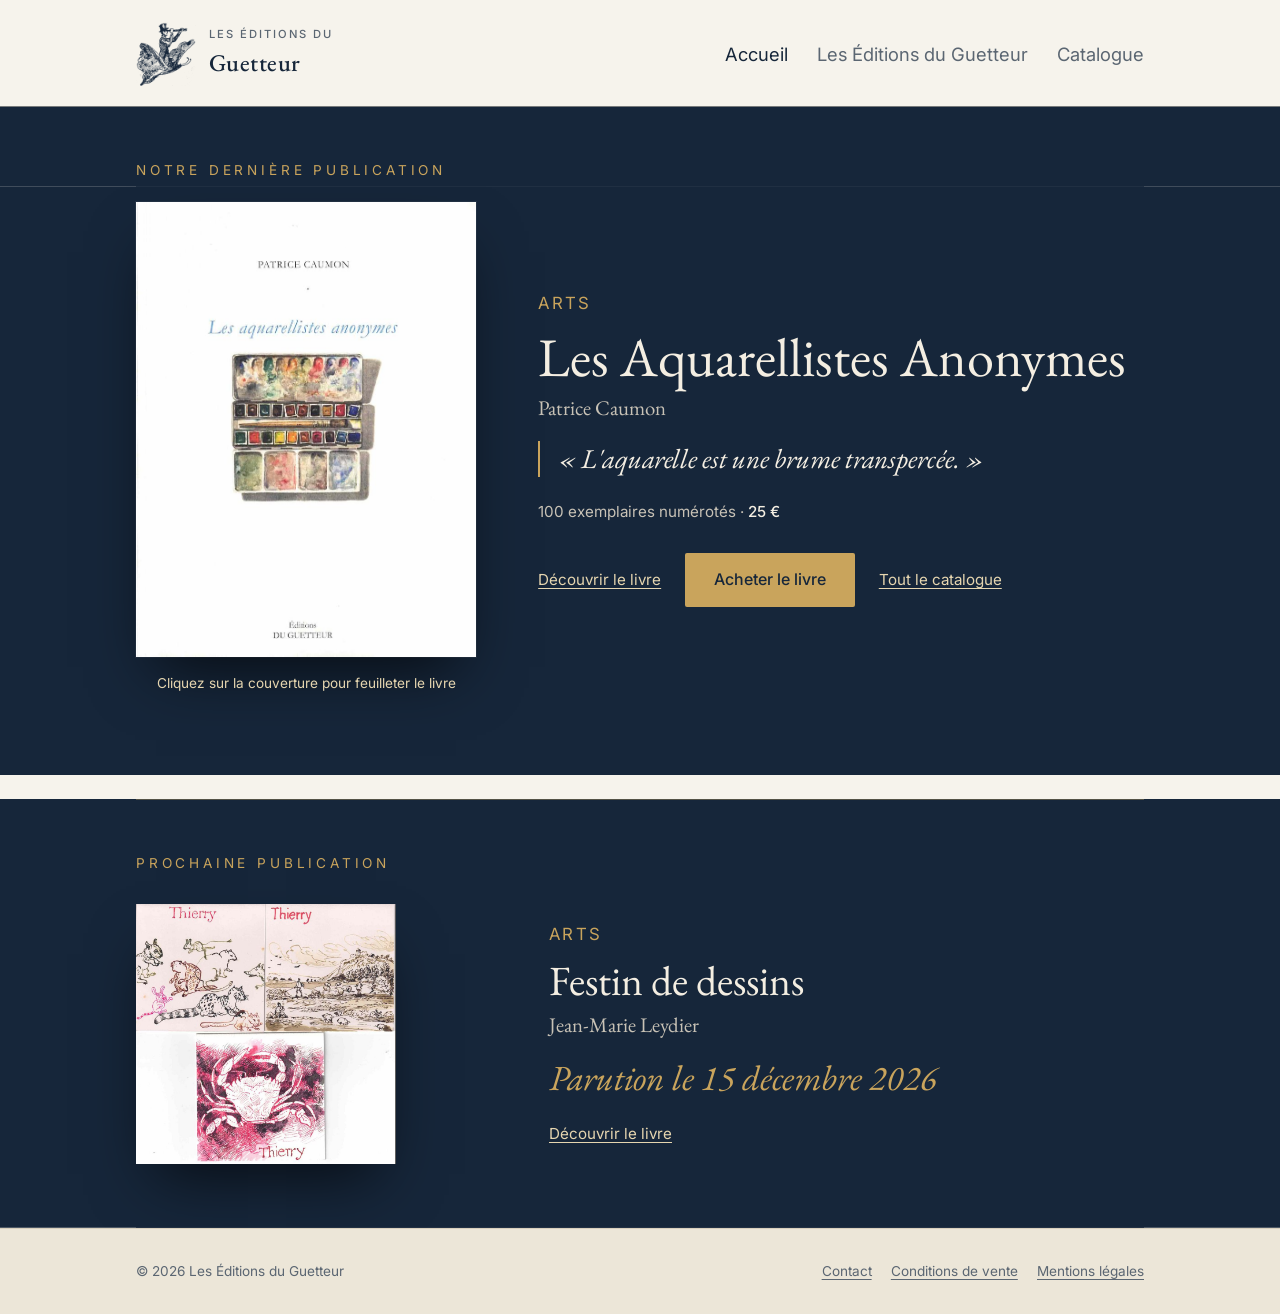
<file: index.html>
<!doctype html>
<html lang="fr">
<head>
  <meta charset="utf-8">
  <meta name="viewport" content="width=device-width, initial-scale=1">
  <meta name="robots" content="noindex"><!-- maquette : à retirer au lancement -->
  <title>Les Éditions du Guetteur</title>
  <meta name="description" content="Les Éditions du Guetteur publient quelques livres par an, en petite série.">
  <link rel="preconnect" href="https://fonts.googleapis.com">
  <link rel="preconnect" href="https://fonts.gstatic.com" crossorigin>
  <link href="https://fonts.googleapis.com/css2?family=EB+Garamond:ital,wght@0,400;0,500;1,400&family=Inter:wght@400;500&display=swap" rel="stylesheet">
  <link rel="stylesheet" href="style.css?v=2026-11-24">
</head>
<body>
  <header class="entete">
    <div class="conteneur">
      <a class="marque" href="index.html"><img src="img/logo-guetteur.png" alt="" width="150" height="160"><span><small>Les Éditions du</small>Guetteur</span></a>
      <nav class="nav">
        <a href="index.html" aria-current="page">Accueil</a>
        <a href="a-propos.html">Les Éditions du Guetteur</a>
        <a href="catalogue.html">Catalogue</a>
      </nav>
    </div>
  </header>

  <main class="conteneur">
    <section class="intro intro-courte">
      <h1>Notre dernière publication</h1>
    </section>

    <!-- Dernière parution : à remplacer par le nouveau livre à chaque publication
         (le livre figure aussi dans catalogue.html, dans sa rubrique) -->
    <section class="a-la-une" aria-labelledby="titre-une">
      <!-- La couverture mène au livre à feuilleter, sous « Extraits » sur la page du livre (demande de Thierry du 23 nov. 2026) -->
      <a class="a-la-une-couverture" href="livres/les-aquarellistes-anonymes.html#titre-extraits">
        <img class="couverture-img" src="img/aquarellistes-couverture.jpg" alt="Couverture des Aquarellistes Anonymes : feuilleter le livre" width="747" height="1000">
        <span class="couverture-invite">Cliquez sur la couverture pour feuilleter le livre</span>
      </a>
      <div>
        <p class="surtitre">Arts</p>
        <h2 id="titre-une"><a href="livres/les-aquarellistes-anonymes.html">Les Aquarellistes Anonymes</a></h2>
        <p class="auteur">Patrice Caumon</p>
        <blockquote class="citation-une"><p>«&nbsp;L'aquarelle est une brume transpercée.&nbsp;»</p></blockquote>
        <p class="rarete">100 exemplaires numérotés · <strong>25&nbsp;€</strong></p>
        <p class="liens">
          <a href="livres/les-aquarellistes-anonymes.html">Découvrir le livre</a>
          <!-- STRIPE : quand le lien de paiement existera, ce bouton pourra pointer directement dessus -->
          <a class="bouton" href="livres/les-aquarellistes-anonymes.html#achat">Acheter le livre</a>
          <a href="catalogue.html">Tout le catalogue</a>
        </p>
      </div>
    </section>


    <!-- Prochaine publication : à la date de sortie, ce livre devient la « dernière publication »
         ci-dessus et rejoint catalogue.html, dans sa rubrique -->
    <section class="a-venir" aria-labelledby="titre-a-venir" data-sortie="2026-12-15">
      <h2 class="titre-section" id="titre-a-venir">Prochaine publication</h2>
      <div class="a-la-une">
        <a class="a-la-une-couverture" href="livres/festin-de-dessins.html" tabindex="-1" aria-hidden="true">
          <img class="couverture-img" src="img/festin-de-dessins-couverture.jpg" alt="" width="900" height="900" loading="lazy">
        </a>
        <div>
          <p class="surtitre">Arts</p>
          <h3><a href="livres/festin-de-dessins.html">Festin de dessins</a></h3>
          <p class="auteur">Jean-Marie Leydier</p>
          <p class="sortie">Parution le <time datetime="2026-12-15">15 décembre 2026</time></p>
          <p class="liens"><a href="livres/festin-de-dessins.html">Découvrir le livre</a></p>
        </div>
      </div>
    </section>
  </main>

  <footer class="pied">
    <div class="conteneur">
      <span>© 2026 Les Éditions du Guetteur</span>
      <nav>
        <a href="a-propos.html">Contact</a>
        <a href="cgv.html">Conditions de vente</a>
        <a href="mentions-legales.html">Mentions légales</a>
      </nav>
    </div>
  </footer>
</body>
</html>
</file>
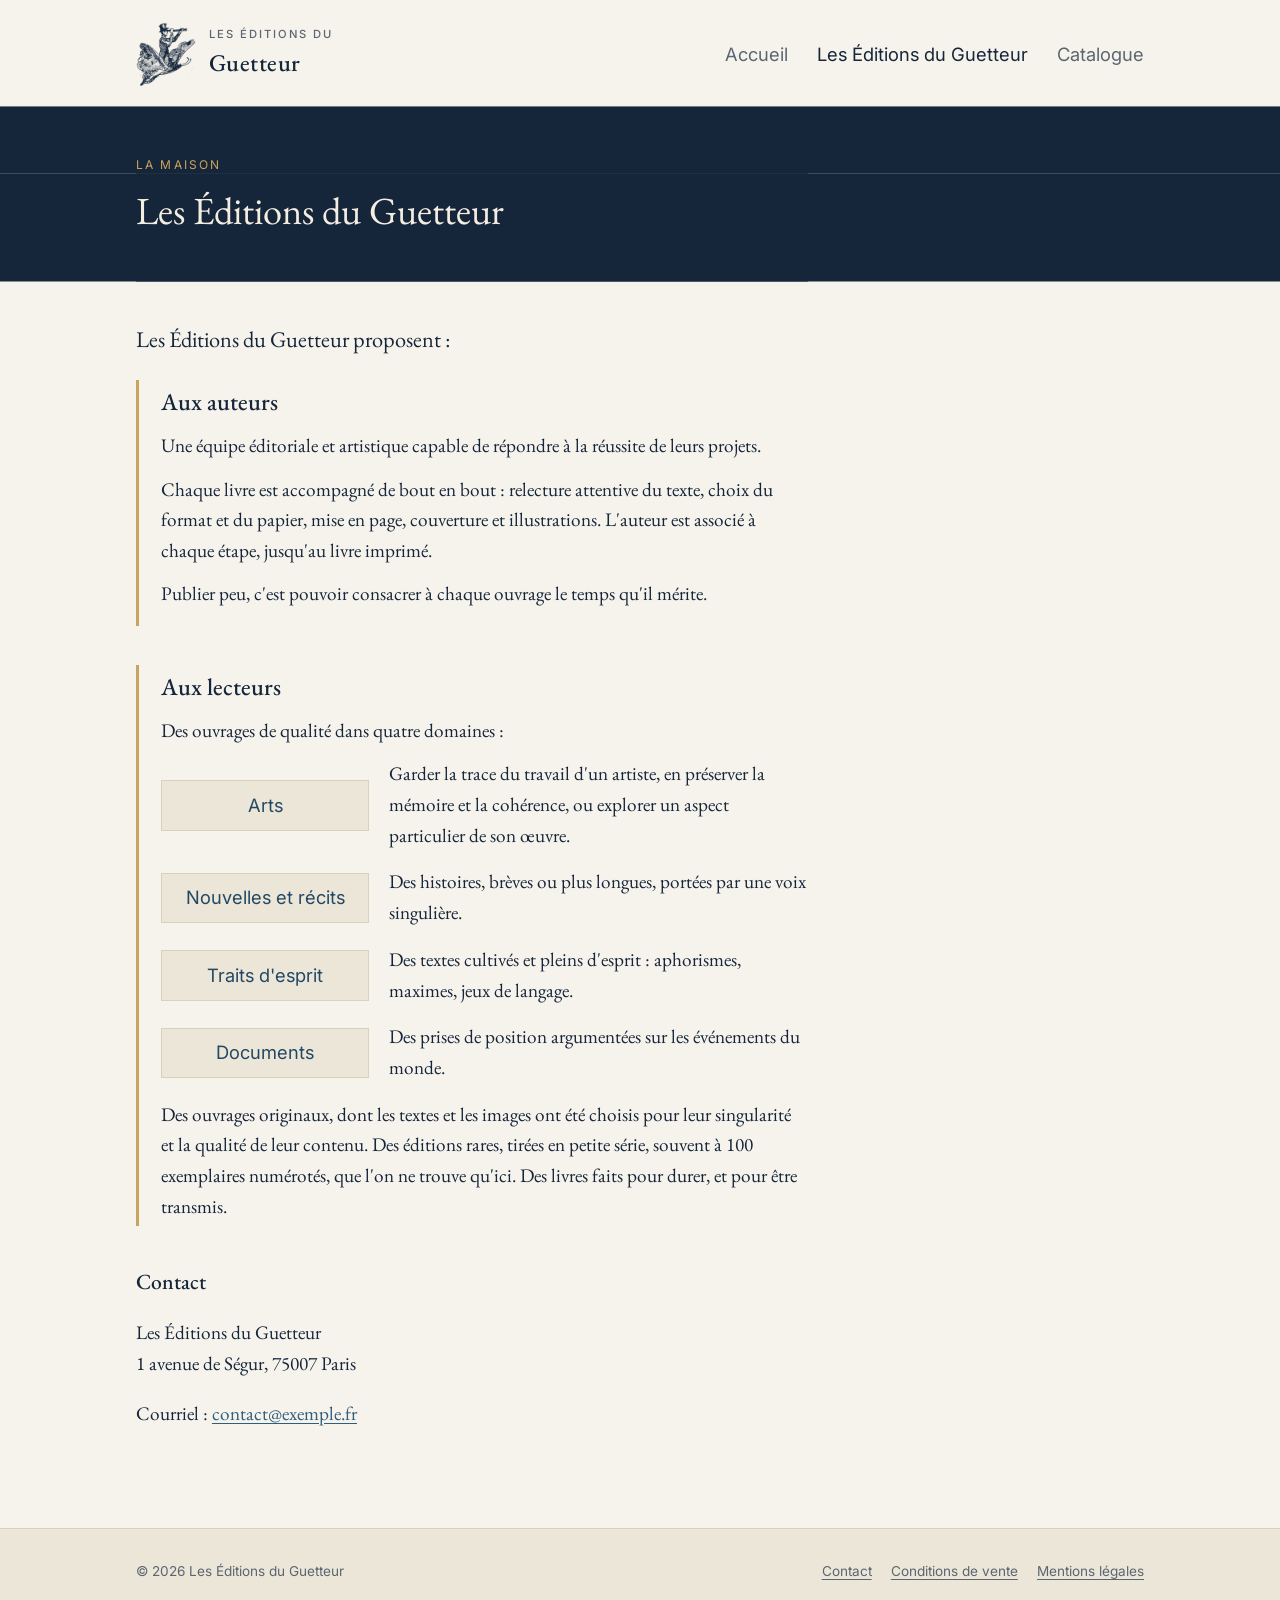
<file: a-propos.html>
<!doctype html>
<html lang="fr">
<head>
  <meta charset="utf-8">
  <meta name="viewport" content="width=device-width, initial-scale=1">
  <meta name="robots" content="noindex"><!-- maquette : à retirer au lancement -->
  <title>La maison · Éditions du Guetteur</title>
  <link rel="preconnect" href="https://fonts.googleapis.com">
  <link rel="preconnect" href="https://fonts.gstatic.com" crossorigin>
  <link href="https://fonts.googleapis.com/css2?family=EB+Garamond:ital,wght@0,400;0,500;1,400&family=Inter:wght@400;500&display=swap" rel="stylesheet">
  <link rel="stylesheet" href="style.css?v=2026-11-24">
</head>
<body>
  <header class="entete">
    <div class="conteneur">
      <a class="marque" href="index.html"><img src="img/logo-guetteur.png" alt="" width="150" height="160"><span><small>Les Éditions du</small>Guetteur</span></a>
      <nav class="nav">
        <a href="index.html">Accueil</a>
        <a href="a-propos.html" aria-current="page">Les Éditions du Guetteur</a>
        <a href="catalogue.html">Catalogue</a>
      </nav>
    </div>
  </header>

  <main class="conteneur">
    <article class="texte">
      <p class="surtitre">La maison</p>
      <h1>Les Éditions du Guetteur</h1>
      <!-- Texte de Thierry (Bureau, « Les Editions du Guetteur proposent.docx », 4 nov. 2026) -->
      <p class="chapeau">Les Éditions du Guetteur proposent&nbsp;:</p>
      <!-- Volets développés : proposition n° 2 choisie par Thierry le 17 nov. 2026, auteurs en premier -->
      <section class="volet" aria-labelledby="titre-auteurs">
        <h2 id="titre-auteurs">Aux auteurs</h2>
        <p>Une équipe éditoriale et artistique capable de répondre à la réussite de leurs projets.</p>
        <p>Chaque livre est accompagné de bout en bout&nbsp;: relecture attentive du texte, choix du format et du papier, mise en page, couverture et illustrations. L'auteur est associé à chaque étape, jusqu'au livre imprimé.</p>
        <p>Publier peu, c'est pouvoir consacrer à chaque ouvrage le temps qu'il mérite.</p>
      </section>

      <section class="volet" aria-labelledby="titre-lecteurs">
        <h2 id="titre-lecteurs">Aux lecteurs</h2>
        <p>Des ouvrages de qualité dans quatre domaines&nbsp;:</p>
        <!-- Projet éditorial par domaine : idées de Thierry du 17 nov. 2026 (Nouvelles et récits : phrase de Claude validée par Thierry) -->
        <ul class="domaines projet">
          <li><a href="catalogue.html#arts">Arts</a>
            <p>Garder la trace du travail d'un artiste, en préserver la mémoire et la cohérence, ou explorer un aspect particulier de son œuvre.</p></li>
          <li><a href="catalogue.html#nouvelles-recits">Nouvelles et récits</a>
            <p>Des histoires, brèves ou plus longues, portées par une voix singulière.</p></li>
          <li><a href="catalogue.html#traits-d-esprit">Traits d'esprit</a>
            <p>Des textes cultivés et pleins d'esprit&nbsp;: aphorismes, maximes, jeux de langage.</p></li>
          <li><a href="catalogue.html#documents">Documents</a>
            <p>Des prises de position argumentées sur les événements du monde.</p></li>
        </ul>
        <p class="apres-domaines">Des ouvrages originaux, dont les textes et les images ont été choisis pour leur singularité et la qualité de leur contenu. Des éditions rares, tirées en petite série, souvent à 100 exemplaires numérotés, que l'on ne trouve qu'ici. Des livres faits pour durer, et pour être transmis.</p>
      </section>

      <h2 id="contact">Contact</h2>
      <p>Les Éditions du Guetteur<br>1 avenue de Ségur, 75007 Paris</p>
      <!-- À FOURNIR : adresse e-mail de contact -->
      <p>Courriel : <a href="mailto:contact@exemple.fr">contact@exemple.fr</a></p>
    </article>
  </main>

  <footer class="pied">
    <div class="conteneur">
      <span>© 2026 Les Éditions du Guetteur</span>
      <nav>
        <a href="a-propos.html">Contact</a>
        <a href="cgv.html">Conditions de vente</a>
        <a href="mentions-legales.html">Mentions légales</a>
      </nav>
    </div>
  </footer>
</body>
</html>
</file>
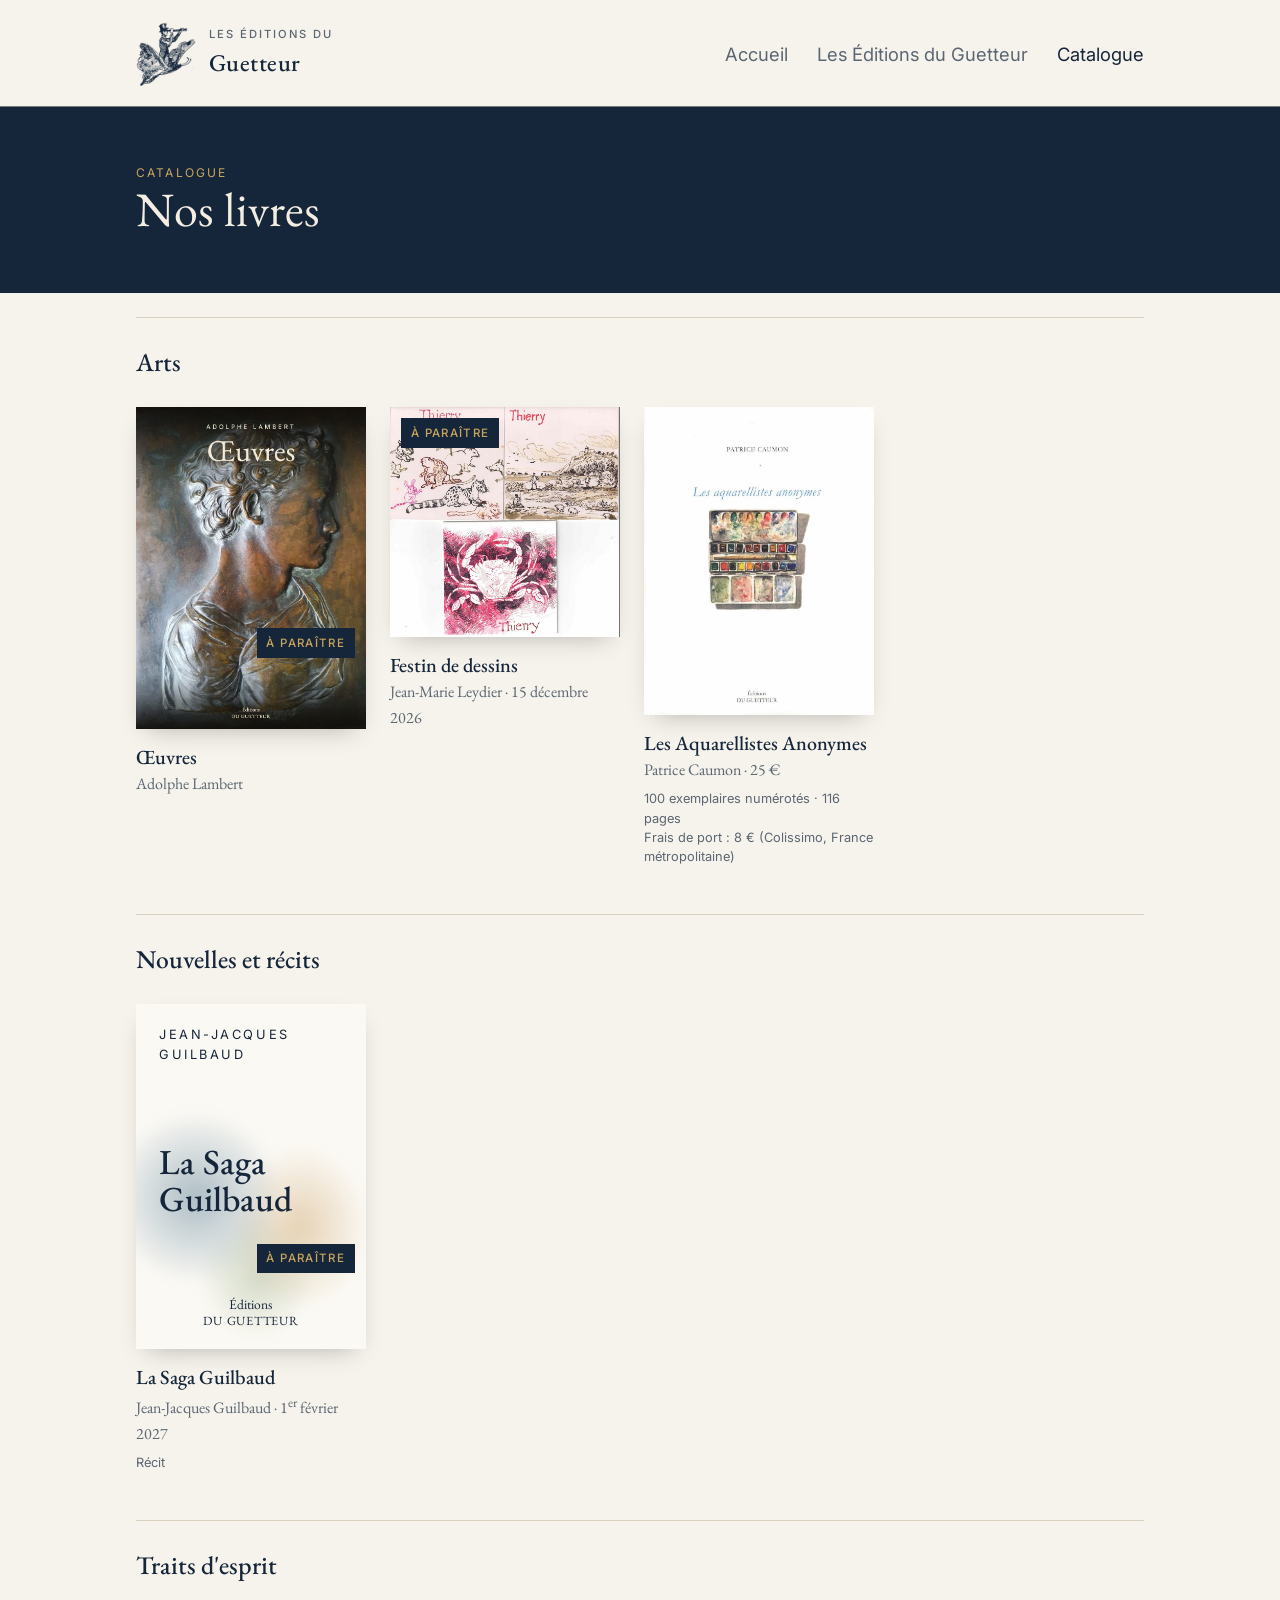
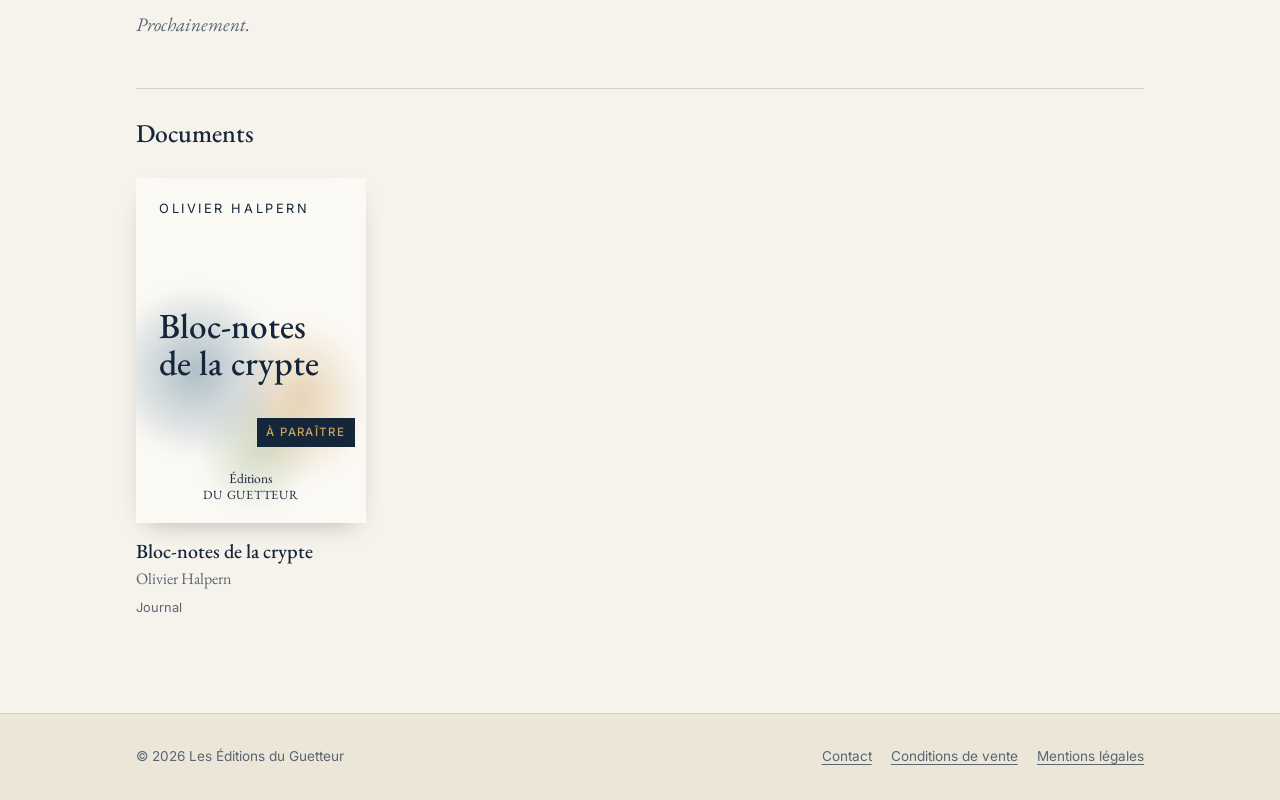
<file: catalogue.html>
<!doctype html>
<html lang="fr">
<head>
  <meta charset="utf-8">
  <meta name="viewport" content="width=device-width, initial-scale=1">
  <meta name="robots" content="noindex"><!-- maquette : à retirer au lancement -->
  <title>Catalogue — Les Éditions du Guetteur</title>
  <meta name="description" content="Le catalogue des Éditions du Guetteur : arts, nouvelles et récits, traits d'esprit, documents.">
  <link rel="preconnect" href="https://fonts.googleapis.com">
  <link rel="preconnect" href="https://fonts.gstatic.com" crossorigin>
  <link href="https://fonts.googleapis.com/css2?family=EB+Garamond:ital,wght@0,400;0,500;1,400&family=Inter:wght@400;500&display=swap" rel="stylesheet">
  <link rel="stylesheet" href="style.css?v=2026-11-24">
</head>
<body>
  <header class="entete">
    <div class="conteneur">
      <a class="marque" href="index.html"><img src="img/logo-guetteur.png" alt="" width="150" height="160"><span><small>Les Éditions du</small>Guetteur</span></a>
      <nav class="nav">
        <a href="index.html">Accueil</a>
        <a href="a-propos.html">Les Éditions du Guetteur</a>
        <a href="catalogue.html" aria-current="page">Catalogue</a>
      </nav>
    </div>
  </header>

  <main class="conteneur">
    <section class="intro intro-courte">
      <p class="surtitre">Catalogue</p>
      <h1>Nos livres</h1>
    </section>

    <!-- Quatre rubriques. Dans chacune, un bloc <a class="fiche"> par livre, le plus récent en premier.
         Une rubrique sans livre garde son paragraphe « vide ». -->

    <section class="rubrique" id="arts" aria-labelledby="titre-arts">
      <h2 id="titre-arts">Arts</h2>
      <div class="catalogue">
        <!-- À PARAÎTRE (date non fixée). Quand la date sera connue, l'ajouter après le nom de l'auteur ;
             à la parution, retirer la classe fiche-a-paraitre et le bandeau. -->
        <a class="fiche fiche-a-paraitre" href="livres/oeuvres-adolphe-lambert.html">
          <div class="vignette">
            <img class="couverture-img" src="img/oeuvres-lambert-couverture.jpg?v=2" alt="" width="715" height="1000" loading="lazy">
            <span class="bandeau bandeau-bas">À paraître</span>
          </div>
          <h3>Œuvres</h3>
          <p>Adolphe Lambert</p>
        </a>
        <!-- À PARAÎTRE : le 15 déc. 2026, retirer la classe fiche-a-paraitre et le bandeau -->
        <a class="fiche fiche-a-paraitre" href="livres/festin-de-dessins.html">
          <div class="vignette">
            <img class="couverture-img" src="img/festin-de-dessins-couverture.jpg" alt="" width="900" height="900" loading="lazy">
            <span class="bandeau">À paraître</span>
          </div>
          <h3>Festin de dessins</h3>
          <p>Jean-Marie Leydier · <time datetime="2026-12-15">15 décembre 2026</time></p>
        </a>
        <a class="fiche" href="livres/les-aquarellistes-anonymes.html">
          <img class="couverture-img" src="img/aquarellistes-couverture.jpg" alt="" width="747" height="1000" loading="lazy">
          <h3>Les Aquarellistes Anonymes</h3>
          <p>Patrice Caumon · 25 €</p>
          <p class="details-fiche">100 exemplaires numérotés · 116 pages<br>Frais de port : 8 € (Colissimo, France métropolitaine)</p>
        </a>
      </div>
    </section>

    <section class="rubrique" id="nouvelles-recits" aria-labelledby="titre-nouvelles">
      <h2 id="titre-nouvelles">Nouvelles et récits</h2>
      <div class="catalogue">
        <!-- À PARAÎTRE : le 1er févr. 2027, retirer la classe fiche-a-paraitre et le bandeau.
             Couverture dessinée provisoire : la remplacer par un <img class="couverture-img"> quand la vraie sera prête -->
        <a class="fiche fiche-a-paraitre" href="livres/la-saga-guilbaud.html">
          <div class="vignette">
            <div class="couverture" aria-hidden="true">
              <span class="c-auteur">Jean-Jacques Guilbaud</span>
              <span class="c-titre">La Saga Guilbaud</span>
              <span class="c-editeur">Éditions <span class="c-maison">du Guetteur</span></span>
            </div>
            <span class="bandeau bandeau-bas">À paraître</span>
          </div>
          <h3>La Saga Guilbaud</h3>
          <p>Jean-Jacques Guilbaud · <time datetime="2027-02-01">1<sup>er</sup> février 2027</time></p>
          <p class="details-fiche">Récit</p>
        </a>
      </div>
    </section>

    <!-- Domaine humour, ajouté le 10 nov. 2026 (nom choisi par Thierry) -->
    <section class="rubrique" id="traits-d-esprit" aria-labelledby="titre-traits">
      <h2 id="titre-traits">Traits d'esprit</h2>
      <p class="vide">Prochainement.</p>
    </section>

    <section class="rubrique" id="documents" aria-labelledby="titre-documents">
      <h2 id="titre-documents">Documents</h2>
      <div class="catalogue">
        <!-- À PARAÎTRE (date non fixée) : à la parution, retirer la classe fiche-a-paraitre et le bandeau.
             Couverture dessinée provisoire : la remplacer par un <img class="couverture-img"> quand la vraie sera prête -->
        <a class="fiche fiche-a-paraitre" href="livres/bloc-notes-de-la-crypte.html">
          <div class="vignette">
            <div class="couverture" aria-hidden="true">
              <span class="c-auteur">Olivier Halpern</span>
              <span class="c-titre">Bloc-notes de la crypte</span>
              <span class="c-editeur">Éditions <span class="c-maison">du Guetteur</span></span>
            </div>
            <span class="bandeau bandeau-bas">À paraître</span>
          </div>
          <h3>Bloc-notes de la crypte</h3>
          <p>Olivier Halpern</p>
          <p class="details-fiche">Journal</p>
        </a>
      </div>
    </section>
  </main>

  <footer class="pied">
    <div class="conteneur">
      <span>© 2026 Les Éditions du Guetteur</span>
      <nav>
        <a href="a-propos.html">Contact</a>
        <a href="cgv.html">Conditions de vente</a>
        <a href="mentions-legales.html">Mentions légales</a>
      </nav>
    </div>
  </footer>
</body>
</html>
</file>
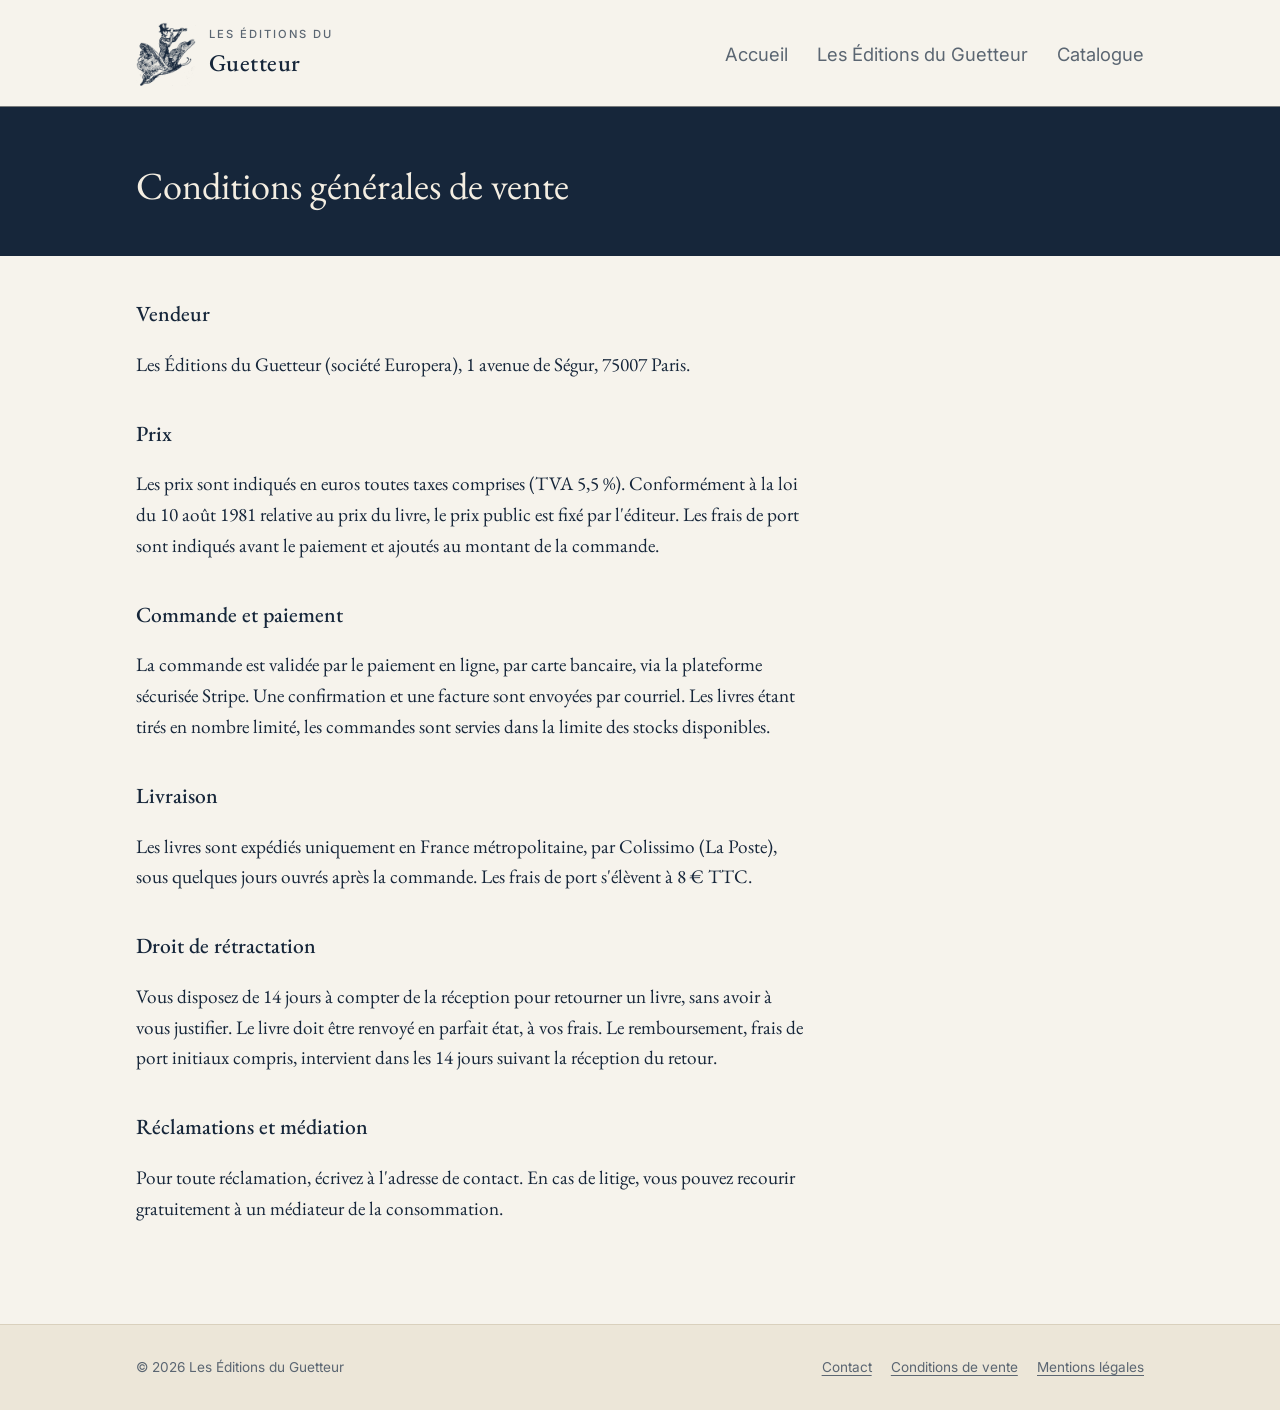
<file: cgv.html>
<!doctype html>
<html lang="fr">
<head>
  <meta charset="utf-8">
  <meta name="viewport" content="width=device-width, initial-scale=1">
  <meta name="robots" content="noindex"><!-- maquette : à retirer au lancement -->
  <title>Conditions de vente · Éditions du Guetteur</title>
  <link rel="preconnect" href="https://fonts.googleapis.com">
  <link rel="preconnect" href="https://fonts.gstatic.com" crossorigin>
  <link href="https://fonts.googleapis.com/css2?family=EB+Garamond:ital,wght@0,400;0,500;1,400&family=Inter:wght@400;500&display=swap" rel="stylesheet">
  <link rel="stylesheet" href="style.css?v=2026-11-24">
</head>
<body>
  <header class="entete">
    <div class="conteneur">
      <a class="marque" href="index.html"><img src="img/logo-guetteur.png" alt="" width="150" height="160"><span><small>Les Éditions du</small>Guetteur</span></a>
      <nav class="nav">
        <a href="index.html">Accueil</a>
        <a href="a-propos.html">Les Éditions du Guetteur</a>
        <a href="catalogue.html">Catalogue</a>
      </nav>
    </div>
  </header>

  <main class="conteneur">
    <article class="texte">
      <h1>Conditions générales de vente</h1>
      <!-- Modèle à faire relire avant mise en ligne -->

      <h2>Vendeur</h2>
      <p>Les Éditions du Guetteur (société Europera), 1 avenue de Ségur, 75007 Paris.</p>

      <h2>Prix</h2>
      <p>Les prix sont indiqués en euros toutes taxes comprises (TVA 5,5 %). Conformément à la loi du 10 août 1981 relative au prix du livre, le prix public est fixé par l'éditeur. Les frais de port sont indiqués avant le paiement et ajoutés au montant de la commande.</p>

      <h2>Commande et paiement</h2>
      <p>La commande est validée par le paiement en ligne, par carte bancaire, via la plateforme sécurisée Stripe. Une confirmation et une facture sont envoyées par courriel. Les livres étant tirés en nombre limité, les commandes sont servies dans la limite des stocks disponibles.</p>

      <h2>Livraison</h2>
      <!-- À PRÉCISER : délai d'expédition ; 8 € par commande ou par livre ? -->
      <p>Les livres sont expédiés uniquement en France métropolitaine, par Colissimo (La Poste), sous quelques jours ouvrés après la commande. Les frais de port s'élèvent à 8 € TTC.</p>

      <h2>Droit de rétractation</h2>
      <p>Vous disposez de 14 jours à compter de la réception pour retourner un livre, sans avoir à vous justifier. Le livre doit être renvoyé en parfait état, à vos frais. Le remboursement, frais de port initiaux compris, intervient dans les 14 jours suivant la réception du retour.</p>

      <h2>Réclamations et médiation</h2>
      <p>Pour toute réclamation, écrivez à l'adresse de contact. En cas de litige, vous pouvez recourir gratuitement à un médiateur de la consommation.</p>
      <!-- À COMPLÉTER : médiateur choisi le 6 nov. 2026 = CM2C ; mettre ses coordonnées officielles une fois Europera adhérente -->
    </article>
  </main>

  <footer class="pied">
    <div class="conteneur">
      <span>© 2026 Les Éditions du Guetteur</span>
      <nav>
        <a href="a-propos.html">Contact</a>
        <a href="cgv.html">Conditions de vente</a>
        <a href="mentions-legales.html">Mentions légales</a>
      </nav>
    </div>
  </footer>
</body>
</html>
</file>
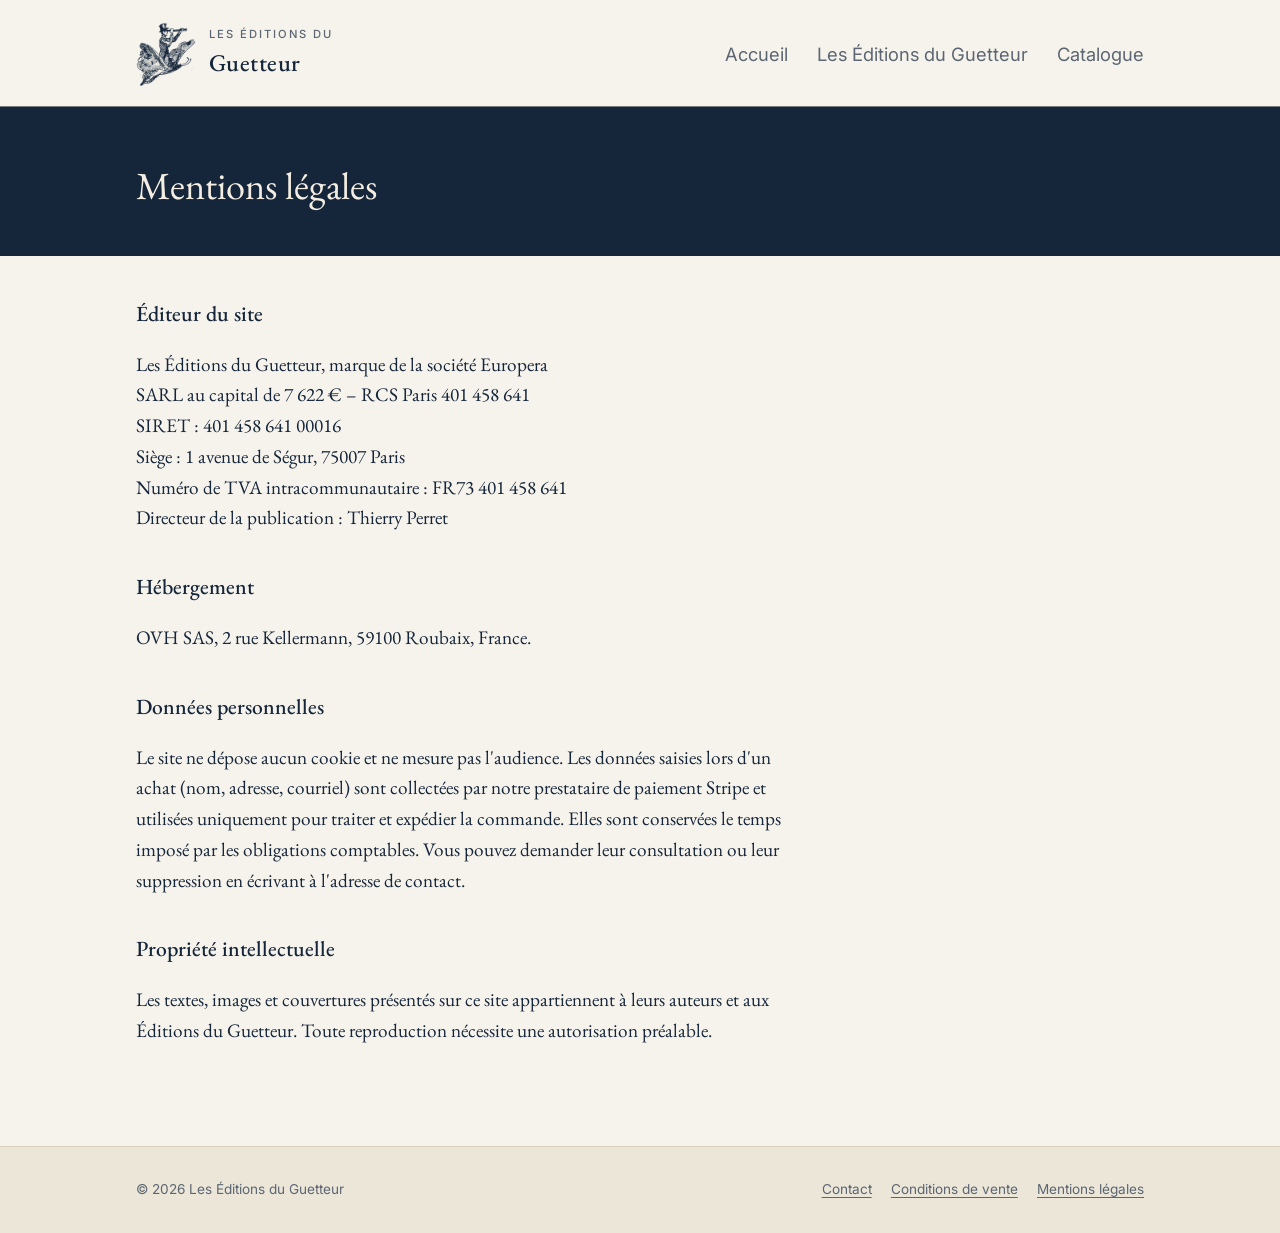
<file: mentions-legales.html>
<!doctype html>
<html lang="fr">
<head>
  <meta charset="utf-8">
  <meta name="viewport" content="width=device-width, initial-scale=1">
  <meta name="robots" content="noindex"><!-- maquette : à retirer au lancement -->
  <title>Mentions légales · Éditions du Guetteur</title>
  <link rel="preconnect" href="https://fonts.googleapis.com">
  <link rel="preconnect" href="https://fonts.gstatic.com" crossorigin>
  <link href="https://fonts.googleapis.com/css2?family=EB+Garamond:ital,wght@0,400;0,500;1,400&family=Inter:wght@400;500&display=swap" rel="stylesheet">
  <link rel="stylesheet" href="style.css?v=2026-11-24">
</head>
<body>
  <header class="entete">
    <div class="conteneur">
      <a class="marque" href="index.html"><img src="img/logo-guetteur.png" alt="" width="150" height="160"><span><small>Les Éditions du</small>Guetteur</span></a>
      <nav class="nav">
        <a href="index.html">Accueil</a>
        <a href="a-propos.html">Les Éditions du Guetteur</a>
        <a href="catalogue.html">Catalogue</a>
      </nav>
    </div>
  </header>

  <main class="conteneur">
    <article class="texte">
      <h1>Mentions légales</h1>

      <h2>Éditeur du site</h2>
      <p>Les Éditions du Guetteur, marque de la société Europera<br>
      SARL au capital de 7&nbsp;622&nbsp;€ – RCS Paris 401 458 641<br>
      SIRET : 401 458 641 00016<br>
      Siège : 1 avenue de Ségur, 75007 Paris<br>
      Numéro de TVA intracommunautaire : FR73 401 458 641<br>
      Directeur de la publication : Thierry Perret</p>

      <h2>Hébergement</h2>
      <p>OVH SAS, 2 rue Kellermann, 59100 Roubaix, France.</p>

      <h2>Données personnelles</h2>
      <p>Le site ne dépose aucun cookie et ne mesure pas l'audience. Les données saisies lors d'un achat (nom, adresse, courriel) sont collectées par notre prestataire de paiement Stripe et utilisées uniquement pour traiter et expédier la commande. Elles sont conservées le temps imposé par les obligations comptables. Vous pouvez demander leur consultation ou leur suppression en écrivant à l'adresse de contact.</p>

      <h2>Propriété intellectuelle</h2>
      <p>Les textes, images et couvertures présentés sur ce site appartiennent à leurs auteurs et aux Éditions du Guetteur. Toute reproduction nécessite une autorisation préalable.</p>
    </article>
  </main>

  <footer class="pied">
    <div class="conteneur">
      <span>© 2026 Les Éditions du Guetteur</span>
      <nav>
        <a href="a-propos.html">Contact</a>
        <a href="cgv.html">Conditions de vente</a>
        <a href="mentions-legales.html">Mentions légales</a>
      </nav>
    </div>
  </footer>
</body>
</html>
</file>
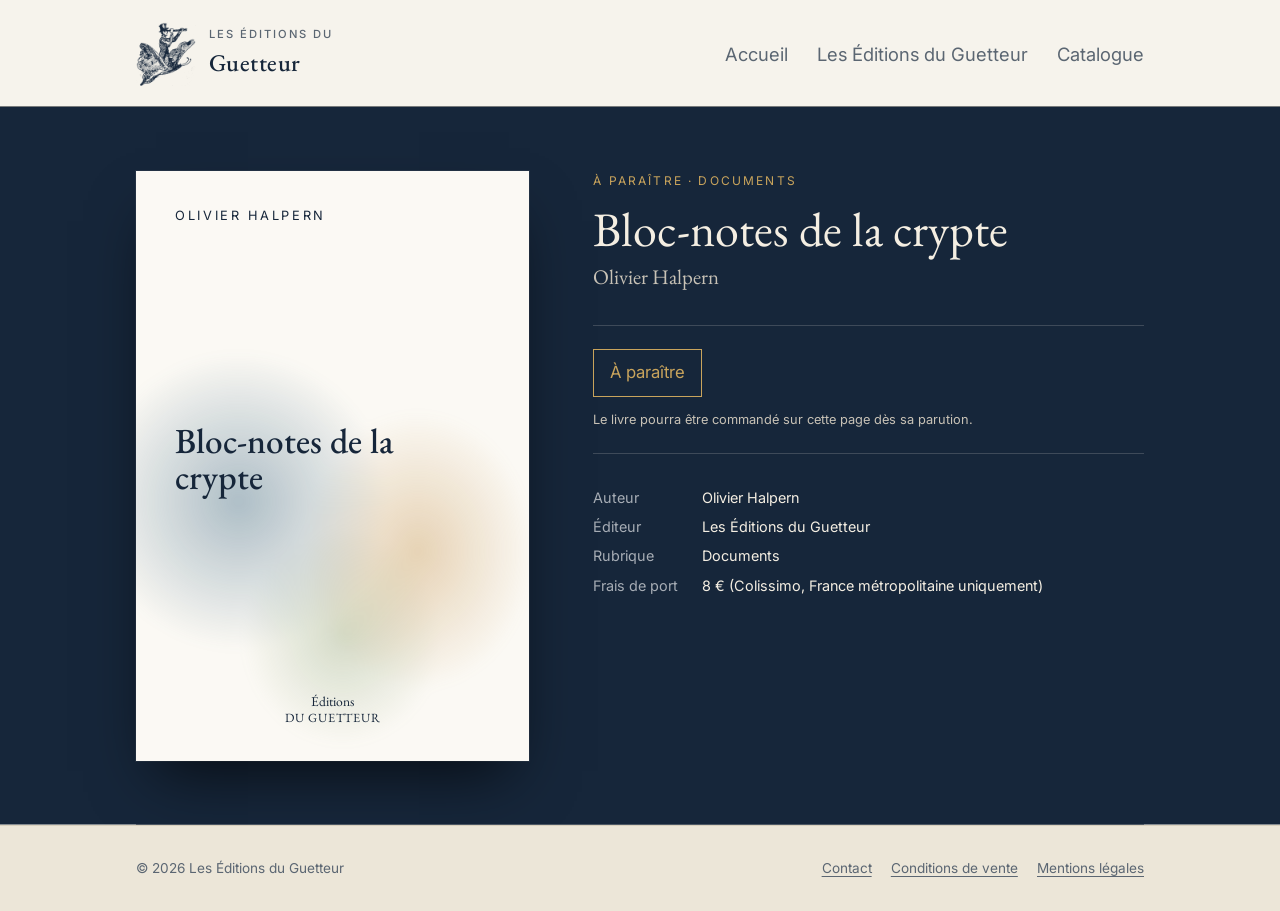
<file: livres/bloc-notes-de-la-crypte.html>
<!doctype html>
<html lang="fr">
<head>
  <meta charset="utf-8">
  <meta name="viewport" content="width=device-width, initial-scale=1">
  <meta name="robots" content="noindex"><!-- maquette : à retirer au lancement -->
  <title>Bloc-notes de la crypte, Olivier Halpern · Éditions du Guetteur</title>
  <meta name="description" content="Bloc-notes de la crypte, d'Olivier Halpern : journal de la campagne présidentielle de 2027. À paraître aux Éditions du Guetteur.">
  <link rel="preconnect" href="https://fonts.googleapis.com">
  <link rel="preconnect" href="https://fonts.gstatic.com" crossorigin>
  <link href="https://fonts.googleapis.com/css2?family=EB+Garamond:ital,wght@0,400;0,500;1,400&family=Inter:wght@400;500&display=swap" rel="stylesheet">
  <link rel="stylesheet" href="../style.css?v=2026-11-24">
</head>
<body>
  <header class="entete">
    <div class="conteneur">
      <a class="marque" href="../index.html"><img src="../img/logo-guetteur.png" alt="" width="150" height="160"><span><small>Les Éditions du</small>Guetteur</span></a>
      <nav class="nav">
        <a href="../index.html">Accueil</a>
        <a href="../a-propos.html">Les Éditions du Guetteur</a>
        <a href="../catalogue.html">Catalogue</a>
      </nav>
    </div>
  </header>

  <main class="conteneur">
    <!-- LIVRE À PARAÎTRE (date non fixée, 19 nov. 2026). Texte : Bureau\BLOCnote de la crypte.docx.
         Quand la date sera connue : l'écrire dans l'encart « parution » et dans la fiche (Parution).
         À la parution : remplacer l'encart « parution » par le bloc « achat » (prix, bouton Stripe, note),
         comme dans les-aquarellistes-anonymes.html -->
    <article class="livre">
      <div>
        <!-- Couverture dessinée provisoire : la remplacer par un <img class="couverture-img"> quand la vraie sera prête -->
        <div class="couverture" role="img" aria-label="Couverture provisoire : Bloc-notes de la crypte, Olivier Halpern">
          <span class="c-auteur">Olivier Halpern</span>
          <span class="c-titre">Bloc-notes de la crypte</span>
          <span class="c-editeur">Éditions <span class="c-maison">du Guetteur</span></span>
        </div>
      </div>

      <div>
        <p class="surtitre">À paraître · Documents</p>
        <h1>Bloc-notes de la crypte</h1>
        <p class="auteur">Olivier Halpern</p>

        <div class="parution">
          <p class="parution-date">À paraître</p>
          <p class="note">Le livre pourra être commandé sur cette page dès sa parution.</p>
        </div>

        <!-- TEXTE À FOURNIR : présentation du livre (2 ou 3 paragraphes) : journal tenu chaque matin
             depuis le 5 septembre 2026 sur la campagne présidentielle de 2027 -->

        <!-- TEXTE À FOURNIR : « L'auteur » -->

        <!-- À COMPLÉTER au fur et à mesure : Parution (date), Tirage, Format (dimensions, pages), Prix, ISBN -->
        <dl class="caracteristiques">
          <dt>Auteur</dt><dd>Olivier Halpern</dd>
          <dt>Éditeur</dt><dd>Les Éditions du Guetteur</dd>
          <dt>Rubrique</dt><dd>Documents</dd>
          <dt>Frais de port</dt><dd>8 € (Colissimo, France métropolitaine uniquement)</dd>
        </dl>
      </div>
    </article>
  </main>

  <footer class="pied">
    <div class="conteneur">
      <span>© 2026 Les Éditions du Guetteur</span>
      <nav>
        <a href="../a-propos.html">Contact</a>
        <a href="../cgv.html">Conditions de vente</a>
        <a href="../mentions-legales.html">Mentions légales</a>
      </nav>
    </div>
  </footer>
</body>
</html>
</file>
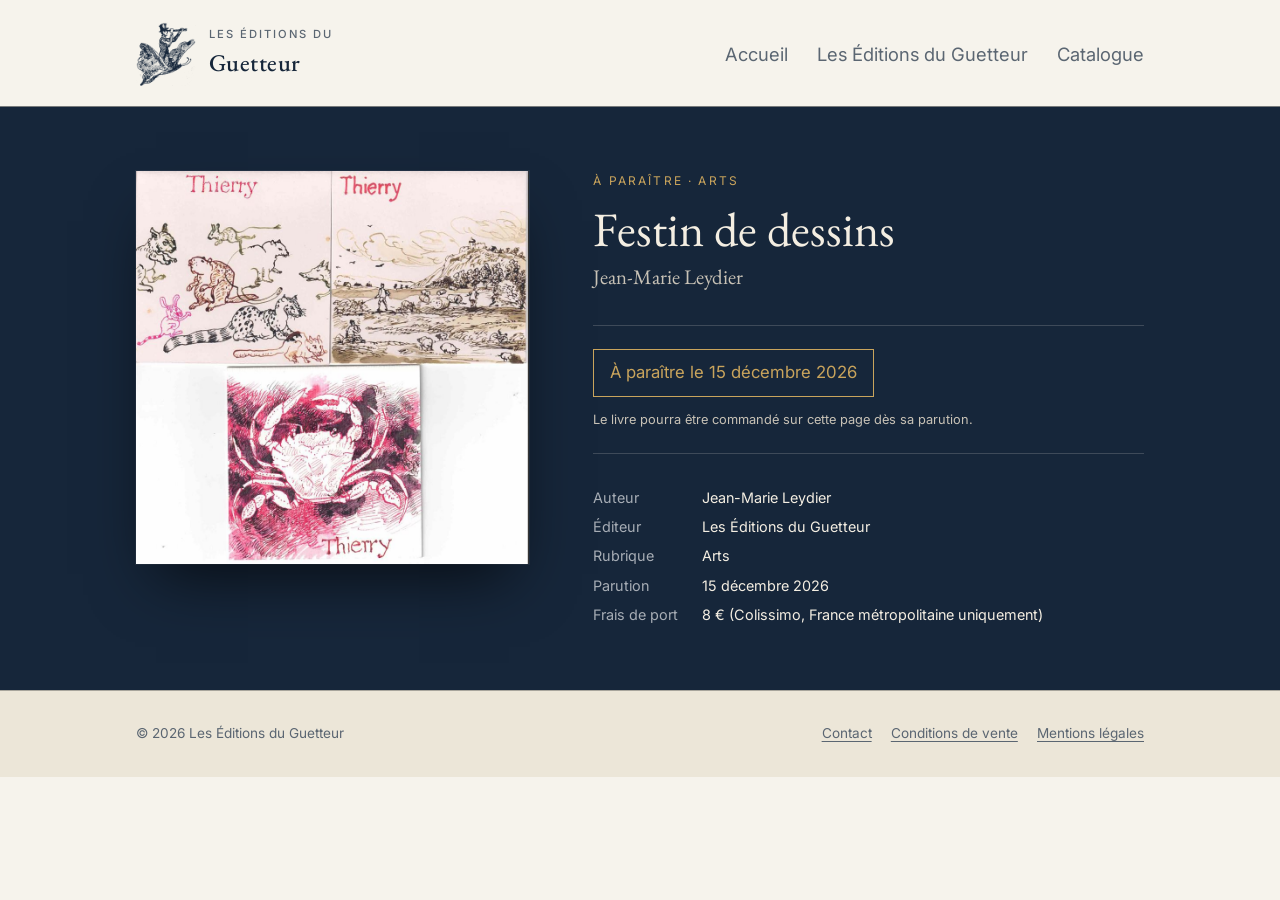
<file: livres/festin-de-dessins.html>
<!doctype html>
<html lang="fr">
<head>
  <meta charset="utf-8">
  <meta name="viewport" content="width=device-width, initial-scale=1">
  <meta name="robots" content="noindex"><!-- maquette : à retirer au lancement -->
  <title>Festin de dessins · Éditions du Guetteur</title>
  <meta name="description" content="Festin de dessins, de Jean-Marie Leydier. À paraître le 15 décembre 2026 aux Éditions du Guetteur.">
  <link rel="preconnect" href="https://fonts.googleapis.com">
  <link rel="preconnect" href="https://fonts.gstatic.com" crossorigin>
  <link href="https://fonts.googleapis.com/css2?family=EB+Garamond:ital,wght@0,400;0,500;1,400&family=Inter:wght@400;500&display=swap" rel="stylesheet">
  <link rel="stylesheet" href="../style.css?v=2026-11-24">
</head>
<body>
  <header class="entete">
    <div class="conteneur">
      <a class="marque" href="../index.html"><img src="../img/logo-guetteur.png" alt="" width="150" height="160"><span><small>Les Éditions du</small>Guetteur</span></a>
      <nav class="nav">
        <a href="../index.html">Accueil</a>
        <a href="../a-propos.html">Les Éditions du Guetteur</a>
        <a href="../catalogue.html">Catalogue</a>
      </nav>
    </div>
  </header>

  <main class="conteneur">
    <!-- LIVRE À PARAÎTRE (15 déc. 2026). À la parution : remplacer l'encart « parution » par le bloc
         « achat » (prix, bouton Stripe, note), comme dans les-aquarellistes-anonymes.html -->
    <article class="livre">
      <div>
        <img class="couverture-img" src="../img/festin-de-dessins-couverture.jpg" alt="Trois dessins de Jean-Marie Leydier : une ronde d'animaux, un paysage à l'encre sépia, un crabe rose et noir" width="900" height="900">
      </div>

      <div>
        <p class="surtitre">À paraître · Arts</p>
        <h1>Festin de dessins</h1>
        <p class="auteur">Jean-Marie Leydier</p>

        <div class="parution">
          <p class="parution-date">À paraître le <time datetime="2026-12-15">15 décembre 2026</time></p>
          <p class="note">Le livre pourra être commandé sur cette page dès sa parution.</p>
        </div>

        <!-- TEXTE À FOURNIR : présentation du livre (2 ou 3 paragraphes) -->

        <!-- À COMPLÉTER au fur et à mesure : Tirage, Format (dimensions, pages), Prix, ISBN -->
        <dl class="caracteristiques">
          <dt>Auteur</dt><dd>Jean-Marie Leydier</dd>
          <dt>Éditeur</dt><dd>Les Éditions du Guetteur</dd>
          <dt>Rubrique</dt><dd>Arts</dd>
          <dt>Parution</dt><dd><time datetime="2026-12-15">15 décembre 2026</time></dd>
          <dt>Frais de port</dt><dd>8 € (Colissimo, France métropolitaine uniquement)</dd>
        </dl>
      </div>
    </article>
  </main>

  <footer class="pied">
    <div class="conteneur">
      <span>© 2026 Les Éditions du Guetteur</span>
      <nav>
        <a href="../a-propos.html">Contact</a>
        <a href="../cgv.html">Conditions de vente</a>
        <a href="../mentions-legales.html">Mentions légales</a>
      </nav>
    </div>
  </footer>
</body>
</html>
</file>
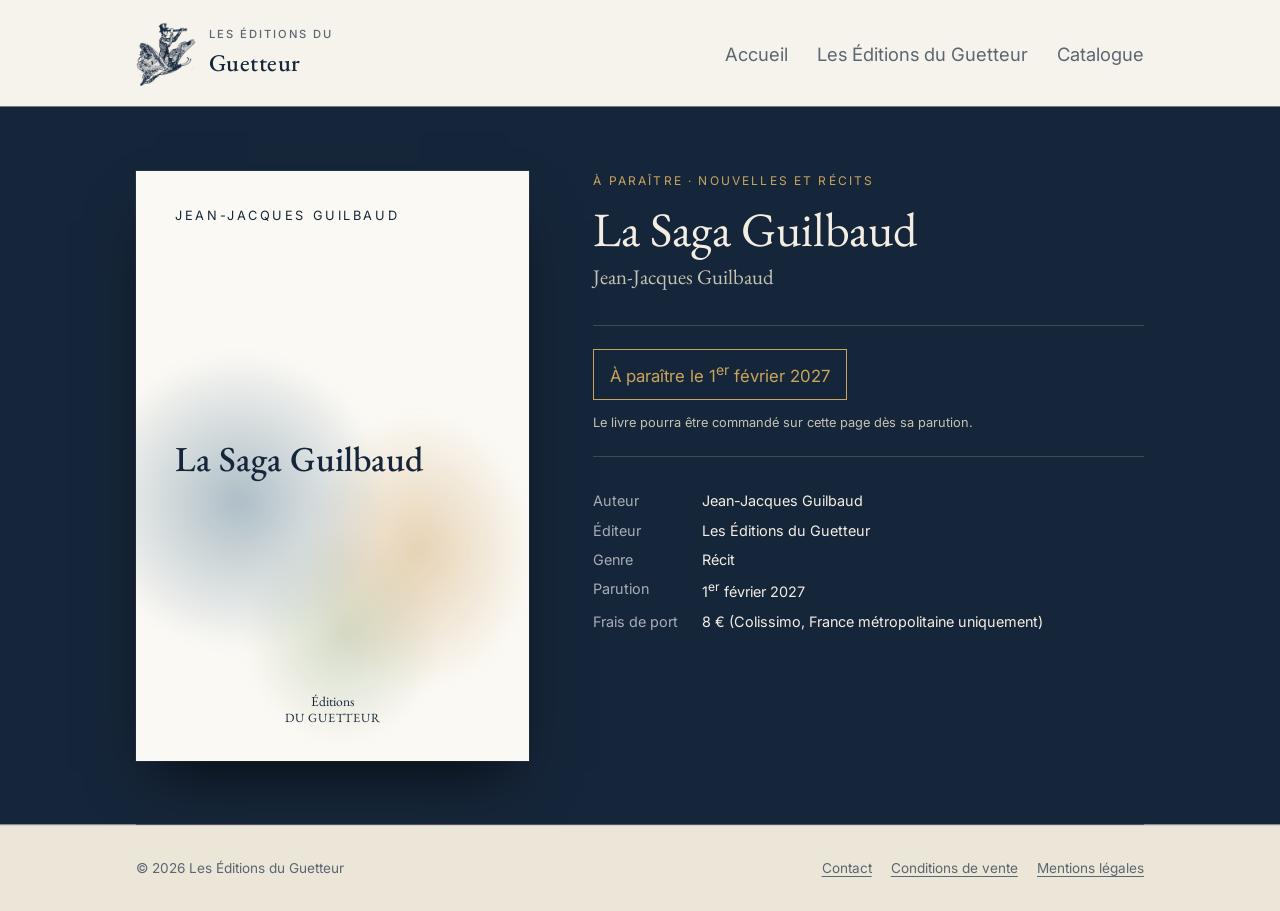
<file: livres/la-saga-guilbaud.html>
<!doctype html>
<html lang="fr">
<head>
  <meta charset="utf-8">
  <meta name="viewport" content="width=device-width, initial-scale=1">
  <meta name="robots" content="noindex"><!-- maquette : à retirer au lancement -->
  <title>La Saga Guilbaud · Éditions du Guetteur</title>
  <meta name="description" content="La Saga Guilbaud, récit de Jean-Jacques Guilbaud. À paraître le 1er février 2027 aux Éditions du Guetteur.">
  <link rel="preconnect" href="https://fonts.googleapis.com">
  <link rel="preconnect" href="https://fonts.gstatic.com" crossorigin>
  <link href="https://fonts.googleapis.com/css2?family=EB+Garamond:ital,wght@0,400;0,500;1,400&family=Inter:wght@400;500&display=swap" rel="stylesheet">
  <link rel="stylesheet" href="../style.css?v=2026-11-24">
</head>
<body>
  <header class="entete">
    <div class="conteneur">
      <a class="marque" href="../index.html"><img src="../img/logo-guetteur.png" alt="" width="150" height="160"><span><small>Les Éditions du</small>Guetteur</span></a>
      <nav class="nav">
        <a href="../index.html">Accueil</a>
        <a href="../a-propos.html">Les Éditions du Guetteur</a>
        <a href="../catalogue.html">Catalogue</a>
      </nav>
    </div>
  </header>

  <main class="conteneur">
    <!-- LIVRE À PARAÎTRE (1er févr. 2027). À la parution : remplacer l'encart « parution » par le bloc
         « achat » (prix, bouton Stripe, note), comme dans les-aquarellistes-anonymes.html -->
    <article class="livre">
      <div>
        <!-- Couverture dessinée provisoire : la remplacer par un <img class="couverture-img"> quand la vraie sera prête -->
        <div class="couverture" role="img" aria-label="Couverture provisoire : La Saga Guilbaud, Jean-Jacques Guilbaud">
          <span class="c-auteur">Jean-Jacques Guilbaud</span>
          <span class="c-titre">La Saga Guilbaud</span>
          <span class="c-editeur">Éditions <span class="c-maison">du Guetteur</span></span>
        </div>
      </div>

      <div>
        <p class="surtitre">À paraître · Nouvelles et récits</p>
        <h1>La Saga Guilbaud</h1>
        <p class="auteur">Jean-Jacques Guilbaud</p>

        <div class="parution">
          <p class="parution-date">À paraître le <time datetime="2027-02-01">1<sup>er</sup> février 2027</time></p>
          <p class="note">Le livre pourra être commandé sur cette page dès sa parution.</p>
        </div>

        <!-- TEXTE À FOURNIR : présentation du livre (2 ou 3 paragraphes) -->

        <!-- À COMPLÉTER au fur et à mesure : Tirage, Format (dimensions, pages), Prix, ISBN -->
        <dl class="caracteristiques">
          <dt>Auteur</dt><dd>Jean-Jacques Guilbaud</dd>
          <dt>Éditeur</dt><dd>Les Éditions du Guetteur</dd>
          <dt>Genre</dt><dd>Récit</dd>
          <dt>Parution</dt><dd><time datetime="2027-02-01">1<sup>er</sup> février 2027</time></dd>
          <dt>Frais de port</dt><dd>8 € (Colissimo, France métropolitaine uniquement)</dd>
        </dl>
      </div>
    </article>
  </main>

  <footer class="pied">
    <div class="conteneur">
      <span>© 2026 Les Éditions du Guetteur</span>
      <nav>
        <a href="../a-propos.html">Contact</a>
        <a href="../cgv.html">Conditions de vente</a>
        <a href="../mentions-legales.html">Mentions légales</a>
      </nav>
    </div>
  </footer>
</body>
</html>
</file>
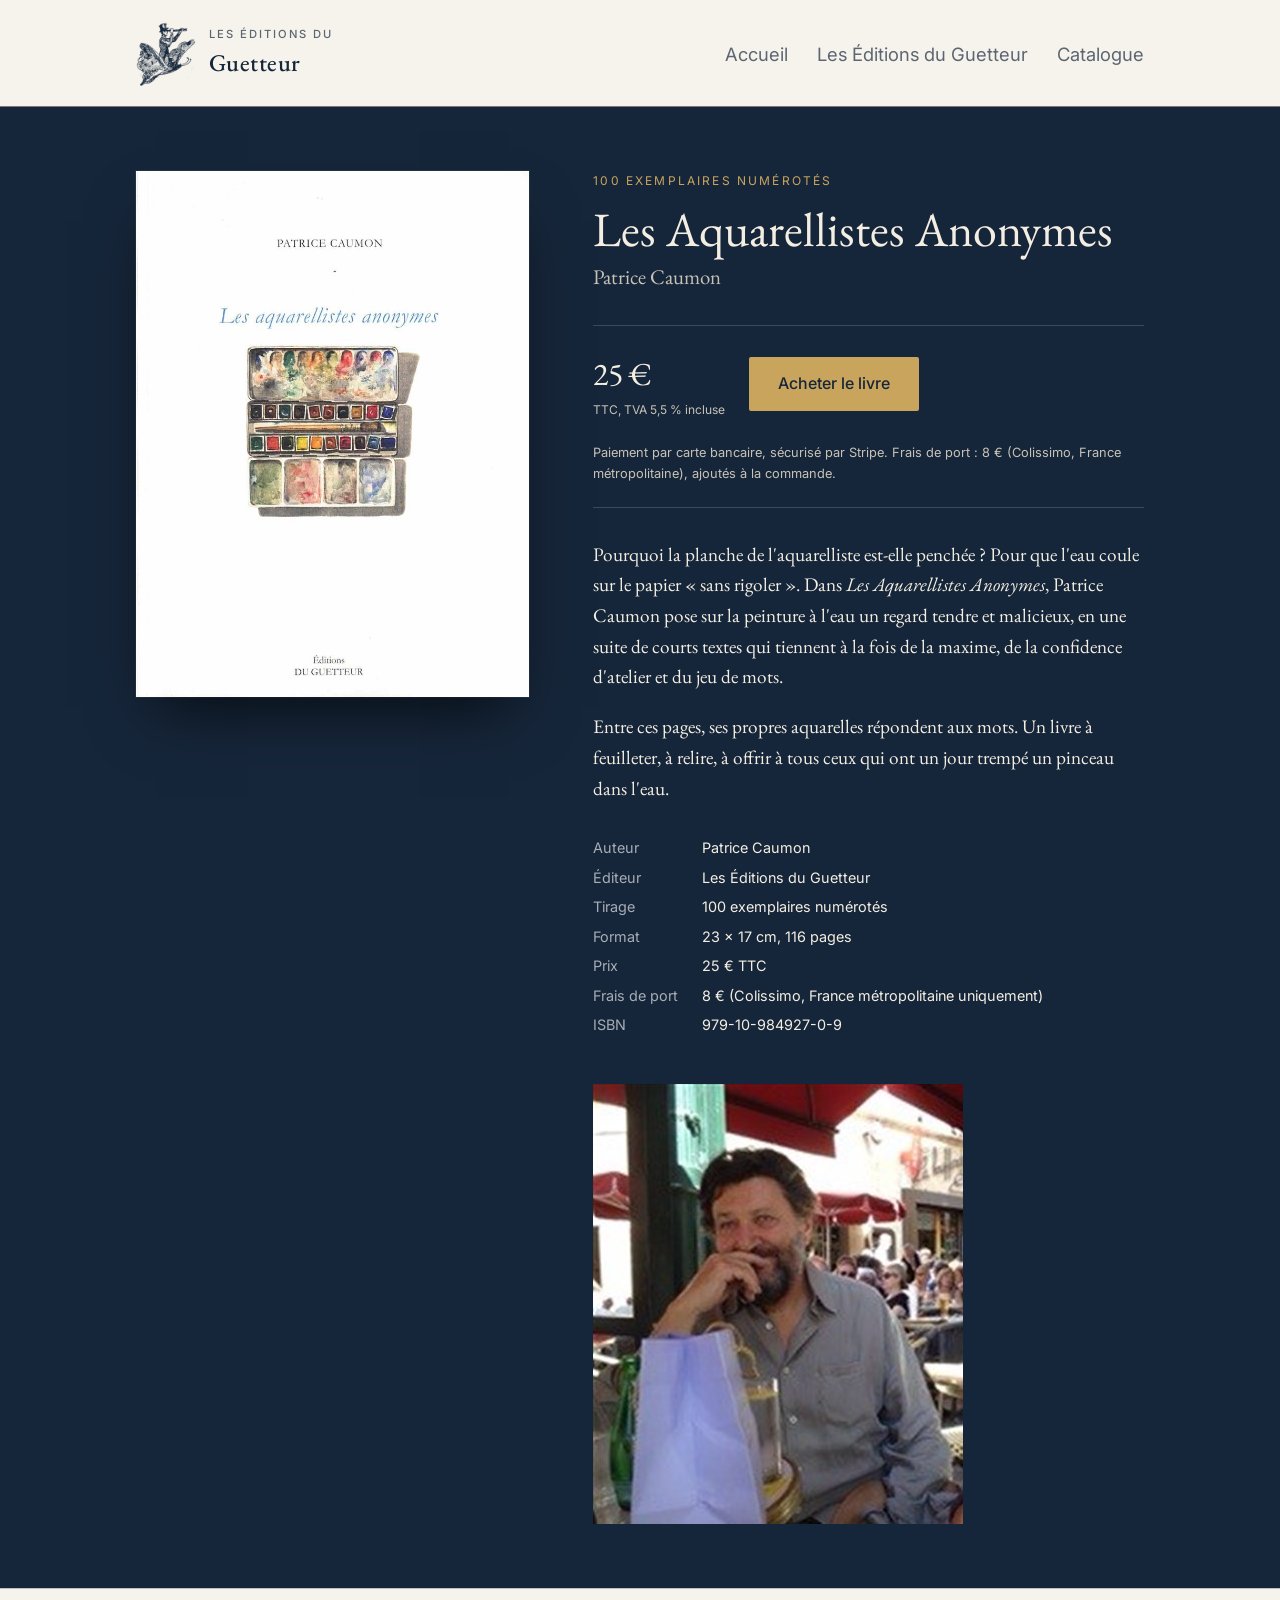
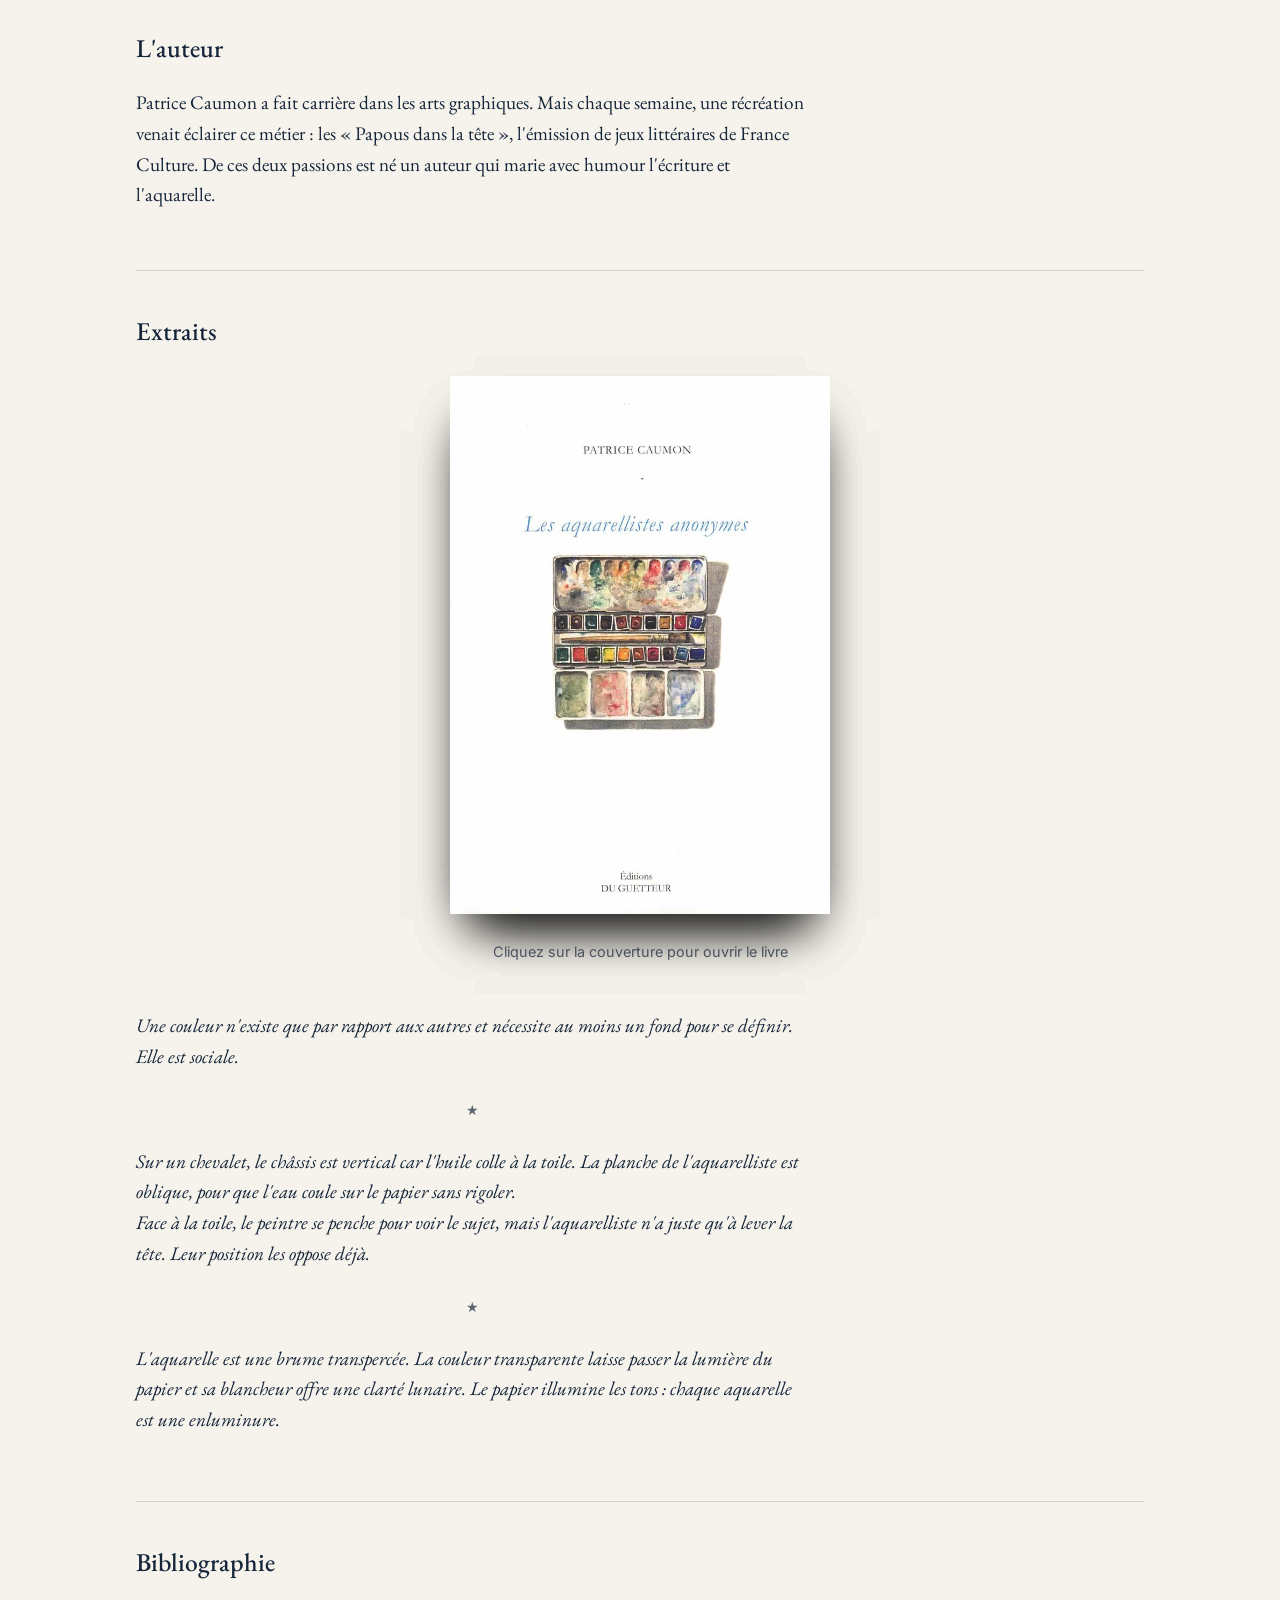
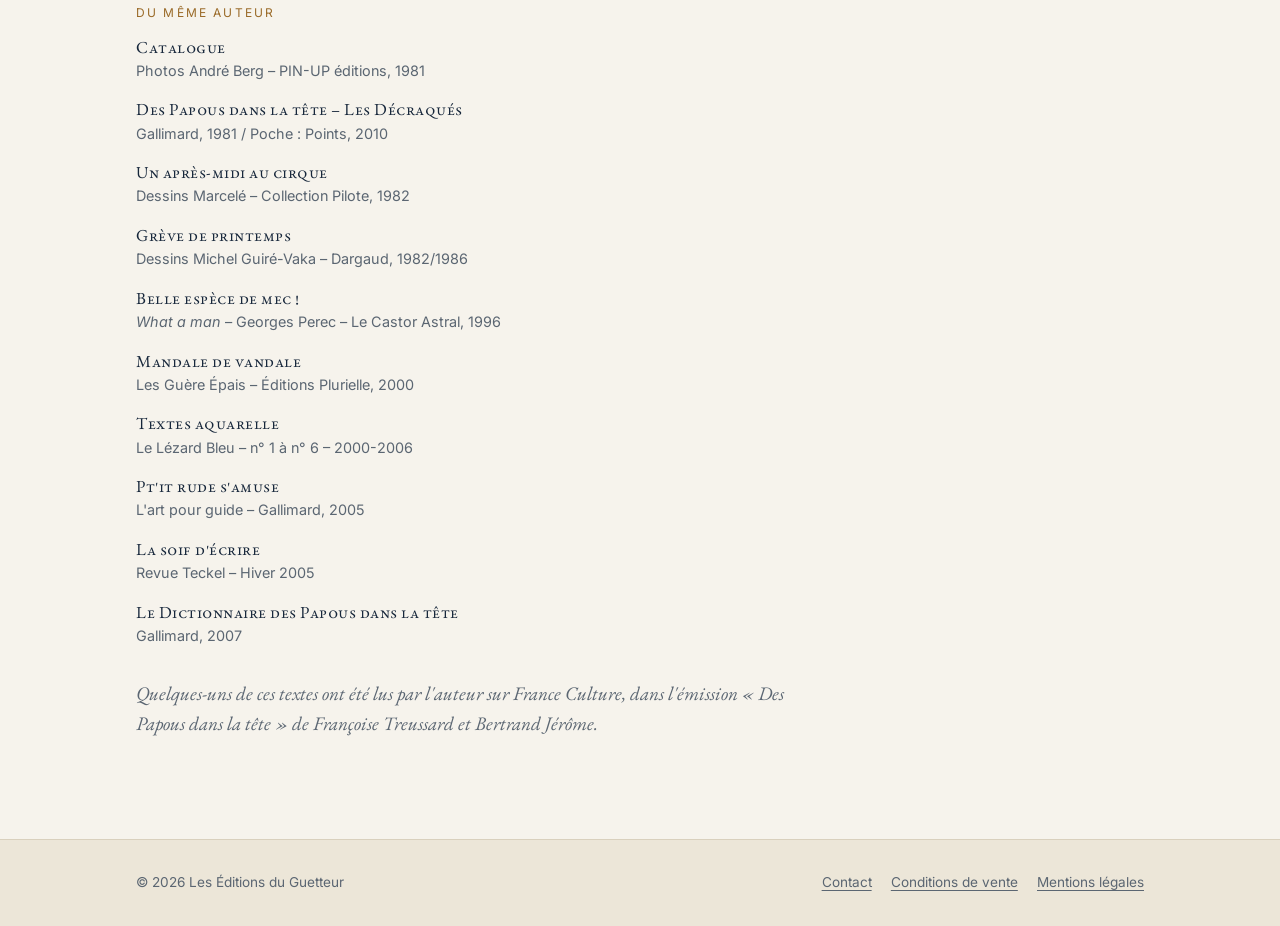
<file: livres/les-aquarellistes-anonymes.html>
<!doctype html>
<html lang="fr">
<head>
  <meta charset="utf-8">
  <meta name="viewport" content="width=device-width, initial-scale=1">
  <meta name="robots" content="noindex"><!-- maquette : à retirer au lancement -->
  <title>Les Aquarellistes Anonymes · Éditions du Guetteur</title>
  <meta name="description" content="Les Aquarellistes Anonymes, de Patrice Caumon. Tirage limité, 25 €.">
  <link rel="preconnect" href="https://fonts.googleapis.com">
  <link rel="preconnect" href="https://fonts.gstatic.com" crossorigin>
  <link href="https://fonts.googleapis.com/css2?family=EB+Garamond:ital,wght@0,400;0,500;1,400&family=Inter:wght@400;500&display=swap" rel="stylesheet">
  <link rel="stylesheet" href="../style.css?v=2026-11-24">
</head>
<body>
  <header class="entete">
    <div class="conteneur">
      <a class="marque" href="../index.html"><img src="../img/logo-guetteur.png" alt="" width="150" height="160"><span><small>Les Éditions du</small>Guetteur</span></a>
      <nav class="nav">
        <a href="../index.html">Accueil</a>
        <a href="../a-propos.html">Les Éditions du Guetteur</a>
        <a href="../catalogue.html">Catalogue</a>
      </nav>
    </div>
  </header>

  <main class="conteneur">
    <article class="livre">
      <div>
        <img class="couverture-img" src="../img/aquarellistes-couverture.jpg" alt="Couverture : Les aquarellistes anonymes, Patrice Caumon" width="747" height="1000">
      </div>

      <div>
        <p class="surtitre">100 exemplaires numérotés</p>
        <h1>Les Aquarellistes Anonymes</h1>
        <p class="auteur">Patrice Caumon</p>

        <div class="achat" id="achat">
          <div class="prix">25 €<small>TTC, TVA 5,5 % incluse</small></div>
          <!-- STRIPE : remplacer # par l'URL du Payment Link (https://buy.stripe.com/…) -->
          <a class="bouton" href="#">Acheter le livre</a>
          <p class="note">Paiement par carte bancaire, sécurisé par Stripe. Frais de port : 8 € (Colissimo, France métropolitaine), ajoutés à la commande.</p>
        </div>

        <!-- Présentation : brouillon n° 1 choisi par Thierry le 9 nov. 2026 -->
        <div class="presentation">
          <p>Pourquoi la planche de l'aquarelliste est-elle penchée&nbsp;? Pour que l'eau coule sur le papier «&nbsp;sans rigoler&nbsp;». Dans <i>Les Aquarellistes Anonymes</i>, Patrice Caumon pose sur la peinture à l'eau un regard tendre et malicieux, en une suite de courts textes qui tiennent à la fois de la maxime, de la confidence d'atelier et du jeu de mots.</p>
          <p>Entre ces pages, ses propres aquarelles répondent aux mots. Un livre à feuilleter, à relire, à offrir à tous ceux qui ont un jour trempé un pinceau dans l'eau.</p>
        </div>

        <dl class="caracteristiques">
          <dt>Auteur</dt><dd>Patrice Caumon</dd>
          <dt>Éditeur</dt><dd>Les Éditions du Guetteur</dd>
          <dt>Tirage</dt><dd>100 exemplaires numérotés</dd>
          <dt>Format</dt><dd>23 × 17 cm, 116 pages</dd>
          <dt>Prix</dt><dd>25 € TTC</dd>
          <dt>Frais de port</dt><dd>8 € (Colissimo, France métropolitaine uniquement)</dd>
          <dt>ISBN</dt><dd>979-10-984927-0-9</dd>
        </dl>

        <figure class="photo-lecture">
          <img src="../img/aquarellistes-photo.jpg" alt="Un homme souriant à la terrasse d'un café" width="370" height="440" loading="lazy">
        </figure>
      </div>
    </article>

    <section class="livre-suite" aria-labelledby="titre-auteur">
      <h2 id="titre-auteur">L'auteur</h2>
      <p>Patrice Caumon a fait carrière dans les arts graphiques. Mais chaque semaine, une récréation venait éclairer ce métier&nbsp;: les «&nbsp;Papous dans la tête&nbsp;», l'émission de jeux littéraires de France Culture. De ces deux passions est né un auteur qui marie avec humour l'écriture et l'aquarelle.</p>
    </section>

    <section class="livre-suite" aria-labelledby="titre-extraits">
      <h2 id="titre-extraits">Extraits</h2>
      <!-- Livre à feuilleter (CSS seul, sans JavaScript) : une case par feuille, la page de droite
           tourne la feuille, la page de gauche revient en arrière. Images dans img/aquarellistes-feuillet-*.jpg
           (pages de 695 × 984 px). Pour ajouter une feuille : une case, une <span class="feuille fN">, et les
           règles fN dans style.css (« Livre à feuilleter »). -->
      <div class="feuilletage feuilletage-extraits">
        <input type="checkbox" id="tourner-1" class="tourner-case">
        <input type="checkbox" id="tourner-2" class="tourner-case">
        <input type="checkbox" id="tourner-3" class="tourner-case">
        <div class="livre-3d" role="group" aria-label="Livre à feuilleter : cliquez sur la page de droite pour tourner, sur la page de gauche pour revenir">
          <span class="page page-droite"><img src="../img/aquarellistes-feuillet-3-droite.jpg?v=2026-11-24" alt="" loading="lazy"></span>
          <span class="feuille f1"><label for="tourner-1" class="recto"><img src="../img/aquarellistes-couverture.jpg" alt="" loading="lazy"></label><label for="tourner-1" class="verso"><img src="../img/aquarellistes-feuillet-1-gauche.jpg?v=2026-11-24" alt="" loading="lazy"></label></span>
          <span class="feuille f2"><label for="tourner-2" class="recto"><img src="../img/aquarellistes-feuillet-1-droite.jpg?v=2026-11-24" alt="" loading="lazy"></label><label for="tourner-2" class="verso"><img src="../img/aquarellistes-feuillet-2-gauche.jpg?v=2026-11-24" alt="" loading="lazy"></label></span>
          <span class="feuille f3"><label for="tourner-3" class="recto"><img src="../img/aquarellistes-feuillet-2-droite.jpg?v=2026-11-24" alt="" loading="lazy"></label><label for="tourner-3" class="verso"><img src="../img/aquarellistes-feuillet-3-gauche.jpg?v=2026-11-24" alt="" loading="lazy"></label></span>
        </div>
        <p class="feuilletage-aide"><span class="si-ferme">Cliquez sur la couverture pour ouvrir le livre</span><span class="si-ouvert">Page de droite : tourner la page · page de gauche : revenir en arrière</span></p>
      </div>
      <div class="extraits">
        <blockquote><p>Une couleur n'existe que par rapport aux autres et nécessite au moins un fond pour se définir. Elle est sociale.</p></blockquote>
        <blockquote><p>Sur un chevalet, le châssis est vertical car l'huile colle à la toile. La planche de l'aquarelliste est oblique, pour que l'eau coule sur le papier sans rigoler.<br>Face à la toile, le peintre se penche pour voir le sujet, mais l'aquarelliste n'a juste qu'à lever la tête. Leur position les oppose déjà.</p></blockquote>
        <blockquote><p>L'aquarelle est une brume transpercée. La couleur transparente laisse passer la lumière du papier et sa blancheur offre une clarté lunaire. Le papier illumine les tons : chaque aquarelle est une enluminure.</p></blockquote>
      </div>
    </section>

    <!-- Bibliographie recopiée de la page « Du même auteur » du livre (Bureau, « biblio PC.pdf », 6 nov. 2026) -->
    <section class="livre-suite" aria-labelledby="titre-biblio">
      <h2 id="titre-biblio">Bibliographie</h2>
      <p class="surtitre">Du même auteur</p>
      <ul class="biblio">
        <li><span class="b-titre">Catalogue</span>Photos André Berg – PIN-UP éditions, 1981</li>
        <li><span class="b-titre">Des Papous dans la tête – Les Décraqués</span>Gallimard, 1981 / Poche : Points, 2010</li>
        <li><span class="b-titre">Un après-midi au cirque</span>Dessins Marcelé – Collection Pilote, 1982</li>
        <li><span class="b-titre">Grève de printemps</span>Dessins Michel Guiré-Vaka – Dargaud, 1982/1986</li>
        <li><span class="b-titre">Belle espèce de mec&nbsp;!</span><i>What a man</i> – Georges Perec – Le Castor Astral, 1996</li>
        <li><span class="b-titre">Mandale de vandale</span>Les Guère Épais – Éditions Plurielle, 2000</li>
        <li><span class="b-titre">Textes aquarelle</span>Le Lézard Bleu – n° 1 à n° 6 – 2000-2006</li>
        <li><span class="b-titre">Pt'it rude s'amuse</span>L'art pour guide – Gallimard, 2005</li>
        <li><span class="b-titre">La soif d'écrire</span>Revue Teckel – Hiver 2005</li>
        <li><span class="b-titre">Le Dictionnaire des Papous dans la tête</span>Gallimard, 2007</li>
      </ul>
      <p class="biblio-note">Quelques-uns de ces textes ont été lus par l'auteur sur France Culture, dans l'émission «&nbsp;Des Papous dans la tête&nbsp;» de Françoise Treussard et Bertrand Jérôme.</p>
    </section>
  </main>

  <footer class="pied">
    <div class="conteneur">
      <span>© 2026 Les Éditions du Guetteur</span>
      <nav>
        <a href="../a-propos.html">Contact</a>
        <a href="../cgv.html">Conditions de vente</a>
        <a href="../mentions-legales.html">Mentions légales</a>
      </nav>
    </div>
  </footer>
</body>
</html>
</file>
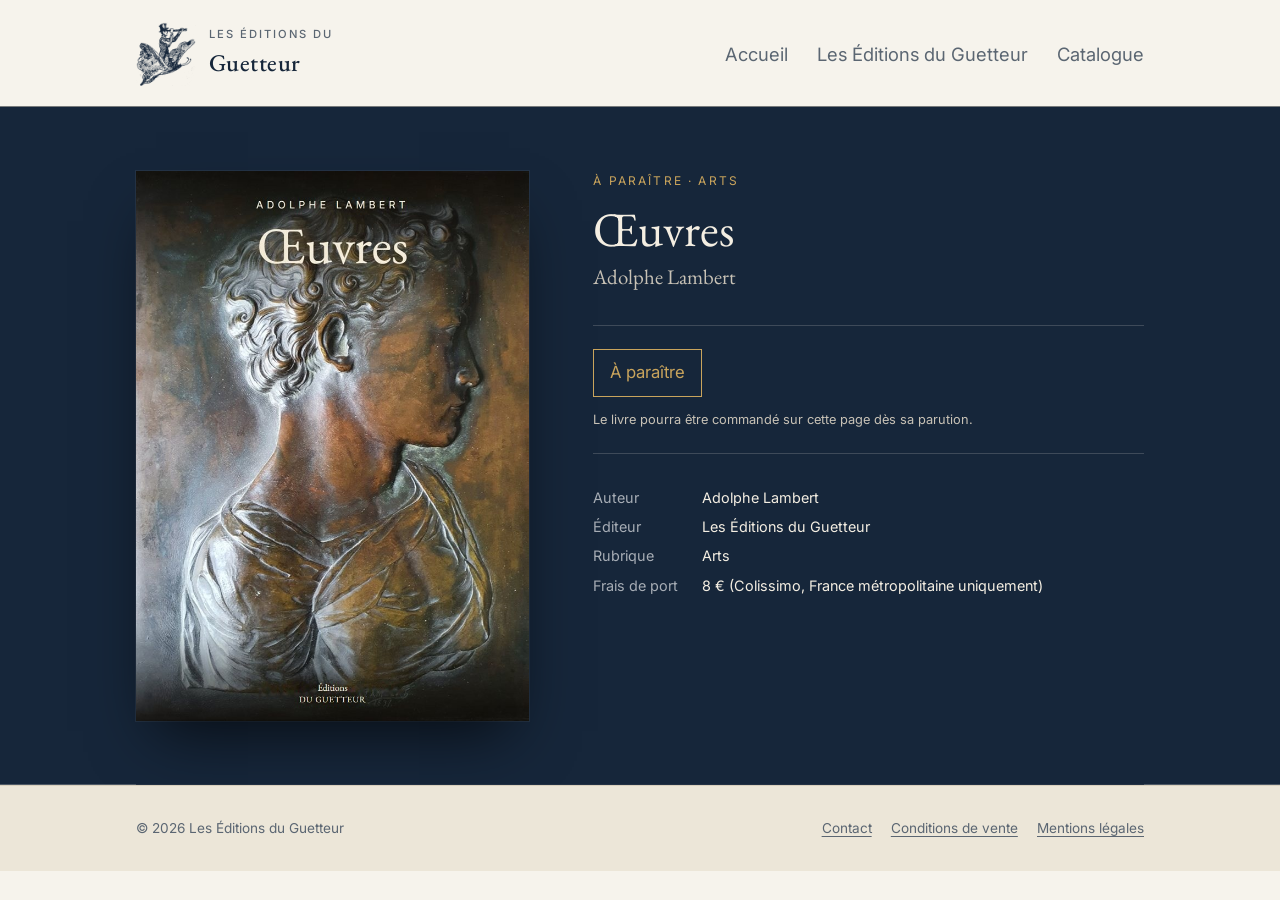
<file: livres/oeuvres-adolphe-lambert.html>
<!doctype html>
<html lang="fr">
<head>
  <meta charset="utf-8">
  <meta name="viewport" content="width=device-width, initial-scale=1">
  <meta name="robots" content="noindex"><!-- maquette : à retirer au lancement -->
  <title>Œuvres, Adolphe Lambert · Éditions du Guetteur</title>
  <meta name="description" content="Œuvres, d'Adolphe Lambert. À paraître aux Éditions du Guetteur.">
  <link rel="preconnect" href="https://fonts.googleapis.com">
  <link rel="preconnect" href="https://fonts.gstatic.com" crossorigin>
  <link href="https://fonts.googleapis.com/css2?family=EB+Garamond:ital,wght@0,400;0,500;1,400&family=Inter:wght@400;500&display=swap" rel="stylesheet">
  <link rel="stylesheet" href="../style.css?v=2026-11-24">
</head>
<body>
  <header class="entete">
    <div class="conteneur">
      <a class="marque" href="../index.html"><img src="../img/logo-guetteur.png" alt="" width="150" height="160"><span><small>Les Éditions du</small>Guetteur</span></a>
      <nav class="nav">
        <a href="../index.html">Accueil</a>
        <a href="../a-propos.html">Les Éditions du Guetteur</a>
        <a href="../catalogue.html">Catalogue</a>
      </nav>
    </div>
  </header>

  <main class="conteneur">
    <!-- LIVRE À PARAÎTRE (date non fixée, 10 nov. 2026). Quand la date sera connue : l'écrire dans l'encart
         « parution » et dans la fiche (Parution). À la parution : remplacer l'encart « parution » par le bloc
         « achat » (prix, bouton Stripe, note), comme dans les-aquarellistes-anonymes.html -->
    <article class="livre">
      <div>
        <img class="couverture-img" src="../img/oeuvres-lambert-couverture.jpg?v=2" alt="Couverture : profil de jeune homme, bas-relief en bronze signé A. Lambert, avec le titre Œuvres" width="715" height="1000">
      </div>

      <div>
        <p class="surtitre">À paraître · Arts</p>
        <h1>Œuvres</h1>
        <p class="auteur">Adolphe Lambert</p>

        <div class="parution">
          <p class="parution-date">À paraître</p>
          <p class="note">Le livre pourra être commandé sur cette page dès sa parution.</p>
        </div>

        <!-- TEXTE À FOURNIR : présentation du livre (2 ou 3 paragraphes) -->

        <!-- TEXTE À FOURNIR : « L'auteur ». Éléments connus (dossier LAMBERT de Thierry), à faire valider
             par lui avant toute mise en ligne : Adolphe Lambert, né à Bruxelles le 21 juillet 1880, artiste
             peintre-ciseleur, directeur de l'École d'art appliqué à la bijouterie (rue Souveraine, Bruxelles),
             lien avec l'École des arts appliqués de La Paz (Bolivie), marié à Paris en 1930. -->

        <!-- À COMPLÉTER au fur et à mesure : Parution (date), Tirage, Format (dimensions, pages), Prix, ISBN -->
        <dl class="caracteristiques">
          <dt>Auteur</dt><dd>Adolphe Lambert</dd>
          <dt>Éditeur</dt><dd>Les Éditions du Guetteur</dd>
          <dt>Rubrique</dt><dd>Arts</dd>
          <dt>Frais de port</dt><dd>8 € (Colissimo, France métropolitaine uniquement)</dd>
        </dl>
      </div>
    </article>
  </main>

  <footer class="pied">
    <div class="conteneur">
      <span>© 2026 Les Éditions du Guetteur</span>
      <nav>
        <a href="../a-propos.html">Contact</a>
        <a href="../cgv.html">Conditions de vente</a>
        <a href="../mentions-legales.html">Mentions légales</a>
      </nav>
    </div>
  </footer>
</body>
</html>
</file>
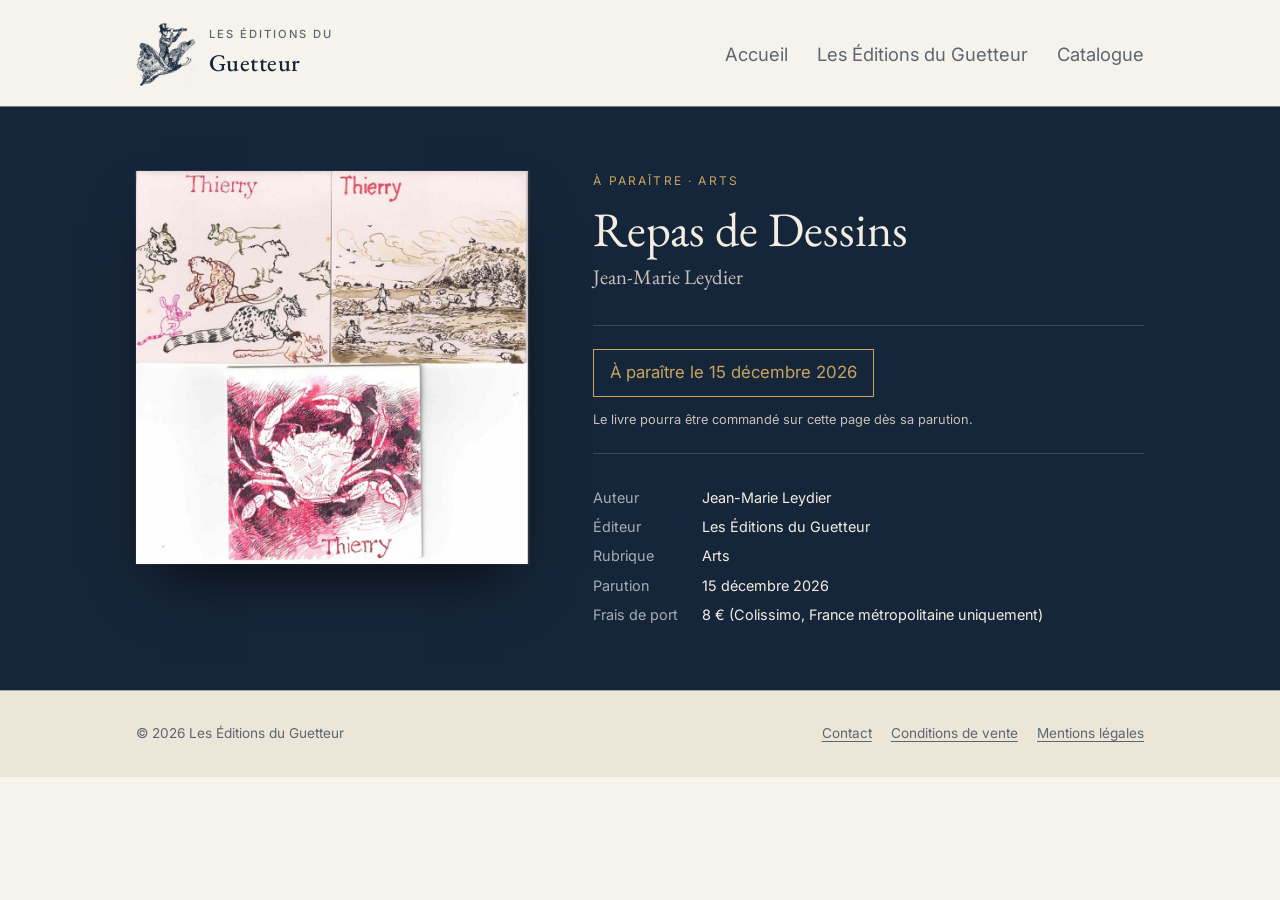
<file: livres/repas-de-dessins.html>
<!doctype html>
<html lang="fr">
<head>
  <meta charset="utf-8">
  <meta name="viewport" content="width=device-width, initial-scale=1">
  <meta name="robots" content="noindex"><!-- maquette : à retirer au lancement -->
  <title>Repas de Dessins · Éditions du Guetteur</title>
  <meta name="description" content="Repas de Dessins, de Jean-Marie Leydier. À paraître le 15 décembre 2026 aux Éditions du Guetteur.">
  <link rel="preconnect" href="https://fonts.googleapis.com">
  <link rel="preconnect" href="https://fonts.gstatic.com" crossorigin>
  <link href="https://fonts.googleapis.com/css2?family=EB+Garamond:ital,wght@0,400;0,500;1,400&family=Inter:wght@400;500&display=swap" rel="stylesheet">
  <link rel="stylesheet" href="../style.css">
</head>
<body>
  <header class="entete">
    <div class="conteneur">
      <a class="marque" href="../index.html"><img src="../img/logo-guetteur.png" alt="" width="150" height="160"><span><small>Les Éditions du</small>Guetteur</span></a>
      <nav class="nav">
        <a href="../index.html">Accueil</a>
        <a href="../a-propos.html">Les Éditions du Guetteur</a>
        <a href="../catalogue.html">Catalogue</a>
      </nav>
    </div>
  </header>

  <main class="conteneur">
    <!-- LIVRE À PARAÎTRE (15 déc. 2026). À la parution : remplacer l'encart « parution » par le bloc
         « achat » (prix, bouton Stripe, note), comme dans les-aquarellistes-anonymes.html -->
    <article class="livre">
      <div>
        <img class="couverture-img" src="../img/repas-de-dessins-couverture.jpg" alt="Trois dessins de Jean-Marie Leydier : une ronde d'animaux, un paysage à l'encre sépia, un crabe rose et noir" width="900" height="900">
      </div>

      <div>
        <p class="surtitre">À paraître · Arts</p>
        <h1>Repas de Dessins</h1>
        <p class="auteur">Jean-Marie Leydier</p>

        <div class="parution">
          <p class="parution-date">À paraître le <time datetime="2026-12-15">15 décembre 2026</time></p>
          <p class="note">Le livre pourra être commandé sur cette page dès sa parution.</p>
        </div>

        <!-- TEXTE À FOURNIR : présentation du livre (2 ou 3 paragraphes) -->

        <!-- À COMPLÉTER au fur et à mesure : Tirage, Format (dimensions, pages), Prix, ISBN -->
        <dl class="caracteristiques">
          <dt>Auteur</dt><dd>Jean-Marie Leydier</dd>
          <dt>Éditeur</dt><dd>Les Éditions du Guetteur</dd>
          <dt>Rubrique</dt><dd>Arts</dd>
          <dt>Parution</dt><dd><time datetime="2026-12-15">15 décembre 2026</time></dd>
          <dt>Frais de port</dt><dd>8 € (Colissimo, France métropolitaine uniquement)</dd>
        </dl>
      </div>
    </article>
  </main>

  <footer class="pied">
    <div class="conteneur">
      <span>© 2026 Les Éditions du Guetteur</span>
      <nav>
        <a href="../a-propos.html">Contact</a>
        <a href="../cgv.html">Conditions de vente</a>
        <a href="../mentions-legales.html">Mentions légales</a>
      </nav>
    </div>
  </footer>
</body>
</html>
</file>
<file: style.css>
/* Les Éditions du Guetteur — feuille de style unique */

:root {
  /* Style « Vitrine » choisi par Thierry le 23 nov. 2026 : ivoire, bleu nuit et or */
  --papier: #f6f3ec;        /* ivoire */
  --papier-2: #ece6d8;
  --encre: #16263a;
  --encre-douce: #5b6672;
  --filet: #d9d0bd;
  --accent: #2f5d7c;        /* bleu aquarelle (liens) */
  --accent-fonce: #234863;
  --ocre: #9a6a28;
  --nuit: #16263a;          /* bandeaux sombres */
  --or: #c9a45c;            /* touches dorées, boutons */
  --or-clair: #e6d6b0;      /* liens sur fond sombre */
  --ivoire: #f4eee2;        /* texte sur fond sombre */
  --ivoire-doux: #c8c2b6;
  --largeur: 1040px;
  --serif: "EB Garamond", Garamond, Georgia, serif;
  --sans: "Inter", system-ui, -apple-system, sans-serif;
}

* { box-sizing: border-box; }

html { -webkit-text-size-adjust: 100%; }

body {
  margin: 0;
  background: var(--papier);
  color: var(--encre);
  font-family: var(--serif);
  font-size: 1.2rem;
  line-height: 1.6;
}

img { max-width: 100%; display: block; }

a { color: var(--accent); text-underline-offset: 3px; }
a:hover { color: var(--accent-fonce); }

.conteneur {
  max-width: var(--largeur);
  margin: 0 auto;
  padding: 0 16px;
}

/* En-tête */

.entete {
  border-bottom: 1px solid var(--filet);
}
.entete .conteneur {
  display: flex;
  align-items: baseline;
  justify-content: space-between;
  gap: 1rem;
  flex-wrap: wrap;
  padding-top: 1.4rem;
  padding-bottom: 1.2rem;
}
.marque {
  display: flex;
  align-items: center;
  gap: .8rem;
  font-size: 1.5rem;
  font-weight: 500;
  letter-spacing: .02em;
  color: var(--encre);
  text-decoration: none;
}
.marque img { height: 64px; width: auto; }
.entete .conteneur { align-items: center; }
.marque small {
  display: block;
  font-family: var(--sans);
  font-size: .7rem;
  letter-spacing: .18em;
  text-transform: uppercase;
  color: var(--encre-douce);
}
.nav { display: flex; flex-wrap: wrap; gap: .4rem 1.8rem; font-family: var(--sans); font-size: 1.15rem; }
.nav a { color: var(--encre-douce); text-decoration: none; }
.nav a:hover, .nav a[aria-current] { color: var(--encre); }

/* Accueil */

.intro {
  padding: 4.5rem 0 3rem;
  max-width: 40rem;
}
.intro h1 {
  font-weight: 400;
  font-size: clamp(2rem, 5vw, 3rem);
  line-height: 1.15;
  margin: 0 0 1rem;
}
.intro p { color: var(--encre-douce); margin: 0; }

.surtitre {
  font-family: var(--sans);
  font-size: .75rem;
  letter-spacing: .18em;
  text-transform: uppercase;
  color: var(--ocre);
  margin: 0 0 .8rem;
}

/* Accueil : dernière parution */

.a-la-une {
  display: grid;
  grid-template-columns: minmax(0, 4fr) minmax(0, 7fr);
  gap: 3.5rem;
  align-items: center;
  padding: 1rem 0 5rem;
}
.a-la-une-couverture { display: block; max-width: 340px; color: inherit; text-decoration: none; }
.a-la-une-couverture:hover .couverture { transform: translateY(-4px); box-shadow: 0 18px 30px -12px rgba(31,29,26,.35); }
.a-la-une h2 {
  font-weight: 400;
  font-size: clamp(1.8rem, 4vw, 2.6rem);
  line-height: 1.1;
  margin: 0 0 .3rem;
}
.a-la-une h2 a { color: var(--encre); text-decoration: none; }
.a-la-une h2 a:hover { color: var(--accent); }
.a-la-une .auteur { font-size: 1.3rem; color: var(--encre-douce); margin: 0 0 1rem; }
.a-la-une .details { font-family: var(--sans); font-size: .9rem; color: var(--encre-douce); margin: 0 0 2rem; }
.a-la-une .liens { display: flex; align-items: center; gap: 1.5rem; flex-wrap: wrap; margin: 0; }
.a-la-une .liens a:not(.bouton) { font-family: var(--sans); font-size: .95rem; }

/* Accueil : nom du domaine (Arts, Nouvelles et récits, Documents) plus grand */
.a-la-une .surtitre { font-size: 1.05rem; letter-spacing: .14em; margin-bottom: .6rem; }

/* Accueil : citation, rareté, feuilleter */

.citation-une {
  margin: 0 0 1.4rem;
  padding-left: 1.2rem;
  border-left: 2px solid var(--accent);
  font-style: italic;
  font-size: clamp(1.3rem, 2.6vw, 1.7rem);
  line-height: 1.35;
  color: var(--encre);
}
.citation-une p { margin: 0; }
.rarete { font-family: var(--sans); font-size: .95rem; color: var(--encre-douce); margin: 0 0 1.8rem; }
.rarete strong { color: var(--encre); font-weight: 500; }

.feuilleter {
  display: block;
  margin: -2rem 0 5rem;
  text-decoration: none;
  color: var(--accent);
}
.feuilleter img {
  width: 100%;
  height: auto;
  box-shadow: 0 10px 24px -12px rgba(31,29,26,.35);
  transition: transform .25s ease, box-shadow .25s ease;
}
.feuilleter:hover img { transform: translateY(-3px); box-shadow: 0 18px 30px -12px rgba(31,29,26,.35); }
.feuilleter-legende { display: block; font-family: var(--sans); font-size: .95rem; margin-top: 3.2rem; }
.feuilleter:hover .feuilleter-legende { color: var(--accent-fonce); text-decoration: underline; text-underline-offset: 3px; }

/* Accueil : prochaine publication */

.a-venir { border-top: 1px solid var(--filet); padding-top: 3rem; }
.titre-section {
  font-weight: 400;
  font-size: clamp(1.8rem, 4vw, 2.4rem);
  line-height: 1.15;
  margin: 0 0 2rem;
}
.a-venir h3 {
  font-weight: 400;
  font-size: clamp(1.8rem, 4vw, 2.6rem);
  line-height: 1.1;
  margin: 0 0 .3rem;
}
.a-venir h3 a { color: var(--encre); text-decoration: none; }
.a-venir h3 a:hover { color: var(--accent); }
.a-venir .liens { margin-top: 1.4rem; }
.a-venir .sortie {
  display: inline-block;
  font-family: var(--sans);
  font-size: .95rem;
  color: var(--accent-fonce);
  background: var(--papier-2);
  border: 1px solid var(--filet);
  padding: .5rem .9rem;
  margin: 0;
}
.a-venir .a-la-une-couverture,
.a-venir .a-la-une > div > * { animation: none; }

/* Accueil : apparition en douceur (CSS seul, sans JavaScript) */

@keyframes apparaitre {
  from { opacity: 0; transform: translateY(18px); }
  to   { opacity: 1; transform: none; }
}
@keyframes poser-livre {
  from { opacity: 0; transform: translateY(28px) rotate(-2deg); }
  to   { opacity: 1; transform: none; }
}
.intro-courte h1 { animation: apparaitre .9s ease-out both; }
.a-la-une-couverture { animation: poser-livre 1.1s cubic-bezier(.2,.7,.2,1) .25s both; }
.a-la-une > div > * { animation: apparaitre .8s ease-out both; }
.a-la-une > div > :nth-child(1) { animation-delay: .6s; }
.a-la-une > div > :nth-child(2) { animation-delay: .75s; }
.a-la-une > div > :nth-child(3) { animation-delay: .9s; }
.a-la-une > div > :nth-child(4) { animation-delay: 1.05s; }
.a-la-une > div > :nth-child(5) { animation-delay: 1.2s; }
.a-la-une > div > :nth-child(6) { animation-delay: 1.35s; }
.feuilleter { animation: apparaitre .9s ease-out 1.5s both; }
.a-la-une .bouton { transition: background .2s ease, transform .2s ease; }
.a-la-une .bouton:hover { transform: translateY(-2px); }

@media (prefers-reduced-motion: reduce) {
  .intro-courte h1, .a-la-une-couverture, .a-la-une > div > *, .feuilleter { animation: none; }
}

/* Catalogue : livre à paraître */

.catalogue { align-items: start; }
.vignette { position: relative; }
.bandeau {
  position: absolute;
  top: .7rem;
  left: .7rem;
  font-family: var(--sans);
  font-size: .72rem;
  font-weight: 500;
  letter-spacing: .12em;
  text-transform: uppercase;
  color: var(--or);
  background: var(--nuit);
  padding: .35rem .6rem;
}
.bandeau-bas { top: auto; left: auto; bottom: 22%; right: .7rem; }

.vignette .bandeau { z-index: 1; }
.fiche .details-fiche { font-family: var(--sans); font-size: .8rem; line-height: 1.5; margin-top: .4rem; }

/* Catalogue : rubriques */

.intro-courte { padding-bottom: 1rem; }
.rubrique { padding: 1.5rem 0 1rem; border-top: 1px solid var(--filet); }
.rubrique:last-child { padding-bottom: 4rem; }
.rubrique h2 { font-weight: 500; font-size: 1.6rem; margin: 0 0 1.5rem; }
.rubrique .catalogue { padding: 0 0 2rem; }
.rubrique .vide { color: var(--encre-douce); font-style: italic; margin: 0 0 2rem; }

.catalogue {
  display: grid;
  grid-template-columns: repeat(auto-fill, minmax(150px, 230px));
  gap: 2.5rem 1.5rem;
  padding: 1rem 0 5rem;
}
.fiche { text-decoration: none; color: inherit; }
.fiche h3 { font-weight: 500; font-size: 1.25rem; margin: 1rem 0 .1rem; line-height: 1.25; }
.fiche p { margin: 0; color: var(--encre-douce); font-size: 1rem; }
.fiche:hover .couverture { transform: translateY(-4px); box-shadow: 0 18px 30px -12px rgba(31,29,26,.35); }

/* Vraie couverture (image) */

.couverture-img {
  width: 100%;
  height: auto;
  background: #fff;
  box-shadow: 0 10px 24px -12px rgba(31,29,26,.35);
  transition: transform .25s ease, box-shadow .25s ease;
}
.fiche:hover .couverture-img,
.a-la-une-couverture:hover .couverture-img { transform: translateY(-4px); box-shadow: 0 18px 30px -12px rgba(31,29,26,.35); }
.livre .couverture-img { max-width: 420px; }

/* Couverture typographique (en attendant la vraie) */

.couverture {
  aspect-ratio: 2 / 3;
  position: relative;
  overflow: hidden;
  background: #fbf9f4;
  box-shadow: 0 10px 24px -12px rgba(31,29,26,.35);
  transition: transform .25s ease, box-shadow .25s ease;
  display: flex;
  flex-direction: column;
  justify-content: space-between;
  padding: 9% 10%;
  color: var(--encre);
}
.couverture::before {
  content: "";
  position: absolute;
  inset: -10%;
  background:
    radial-gradient(ellipse 45% 30% at 30% 55%, rgba(47,93,124,.38), transparent 70%),
    radial-gradient(ellipse 35% 28% at 68% 62%, rgba(192,138,62,.35), transparent 70%),
    radial-gradient(ellipse 30% 22% at 52% 74%, rgba(122,150,98,.30), transparent 70%);
  filter: blur(6px);
}
.couverture > * { position: relative; }
.couverture .c-auteur {
  font-family: var(--sans);
  font-size: clamp(.55rem, 1.6vw, .8rem);
  letter-spacing: .2em;
  text-transform: uppercase;
}
.couverture .c-titre {
  font-size: clamp(1.3rem, 4vw, 2.2rem);
  line-height: 1.05;
  font-weight: 500;
}
/* Mention de l'éditeur : même dessin que la couverture des Aquarellistes
   (« Éditions » puis « DU GUETTEUR », centrés en bas, en Garamond) */
.couverture .c-editeur {
  align-self: center;
  text-align: center;
  font-family: var(--serif);
  font-size: clamp(.62rem, 1.6vw, .85rem);
  line-height: 1.25;
  color: var(--encre);
}
.couverture .c-maison {
  display: block;
  text-transform: uppercase;
  letter-spacing: .06em;
  font-size: .92em;
}

/* Page livre */

.livre {
  display: grid;
  grid-template-columns: minmax(0, 5fr) minmax(0, 7fr);
  gap: 4rem;
  padding: 4rem 0;
  align-items: start;
}
.livre h1 {
  font-weight: 400;
  font-size: clamp(2rem, 5vw, 3rem);
  line-height: 1.1;
  margin: 0 0 .3rem;
}
.livre .auteur { font-size: 1.3rem; color: var(--encre-douce); margin: 0 0 2rem; }

.achat {
  display: flex;
  align-items: center;
  gap: 1.5rem;
  flex-wrap: wrap;
  padding: 1.4rem 0;
  border-top: 1px solid var(--filet);
  border-bottom: 1px solid var(--filet);
  margin-bottom: 2rem;
}
.prix { font-size: 2rem; }
.prix small { display: block; font-family: var(--sans); font-size: .75rem; color: var(--encre-douce); }
.bouton {
  display: inline-block;
  background: var(--or);
  color: var(--nuit);
  font-family: var(--sans);
  font-size: 1rem;
  font-weight: 500;
  padding: .9rem 1.8rem;
  border-radius: 2px;
  text-decoration: none;
}
.bouton:hover { background: #d8b673; color: var(--nuit); }
.achat .note { font-family: var(--sans); font-size: .8rem; color: var(--encre-douce); flex-basis: 100%; margin: 0; }

.parution {
  padding: 1.4rem 0;
  border-top: 1px solid var(--filet);
  border-bottom: 1px solid var(--filet);
  margin-bottom: 2rem;
}
.parution-date {
  display: inline-block;
  font-family: var(--sans);
  font-size: 1.05rem;
  color: var(--accent-fonce);
  background: var(--papier-2);
  border: 1px solid var(--filet);
  padding: .6rem 1rem;
  margin: 0 0 .8rem;
}
.parution .note { font-family: var(--sans); font-size: .8rem; color: var(--encre-douce); margin: 0; }

.caracteristiques {
  font-family: var(--sans);
  font-size: .9rem;
  display: grid;
  grid-template-columns: auto 1fr;
  gap: .4rem 1.5rem;
  margin: 2rem 0 0;
}
.caracteristiques dt { color: var(--encre-douce); }
.caracteristiques dd { margin: 0; }

.photo-lecture { margin: 3rem 0 0; }
.photo-lecture figcaption { font-family: var(--sans); font-size: .8rem; color: var(--encre-douce); margin-top: .5rem; }

/* Page livre : l'auteur, extraits */

.livre-suite { border-top: 1px solid var(--filet); padding: 2.5rem 0; }
.livre-suite:last-child { padding-bottom: 5rem; }
.livre-suite h2 { font-weight: 500; font-size: 1.6rem; margin: 0 0 1.2rem; }
.livre-suite > p { max-width: 42rem; }
.pages-livre { margin: 0 0 2.5rem; }
.pages-livre img { width: 100%; height: auto; box-shadow: 0 10px 24px -12px rgba(31,29,26,.35); }
.pages-livre figcaption { font-family: var(--sans); font-size: .8rem; color: var(--encre-douce); margin-top: .5rem; }
.extraits { max-width: 42rem; }
.extraits blockquote { margin: 0; padding: 0 0 1.6rem; font-style: italic; }
.extraits blockquote + blockquote::before { content: "★"; display: block; text-align: center; font-style: normal; font-size: .9rem; color: var(--encre-douce); margin-bottom: 1.6rem; }
.extraits p { margin: 0; }

.biblio { list-style: none; padding: 0; margin: 0 0 2rem; max-width: 42rem; display: grid; gap: 1rem; }
.biblio li { font-family: var(--sans); font-size: .9rem; color: var(--encre-douce); line-height: 1.5; }
.biblio .b-titre {
  display: block;
  font-family: var(--serif);
  font-size: 1.05rem;
  font-variant: small-caps;
  letter-spacing: .03em;
  color: var(--encre);
}
.biblio-note { max-width: 42rem; font-style: italic; color: var(--encre-douce); }

/* Pages de texte */

.texte { max-width: 42rem; padding: 4rem 0 5rem; }
.texte h1 { font-weight: 400; font-size: 2.4rem; margin: 0 0 2rem; }
.texte h2 { font-weight: 500; font-size: 1.35rem; margin: 2.2rem 0 .6rem; }
.texte .chapeau { font-size: 1.4rem; margin-bottom: 1.4rem; }
.domaines { list-style: none; padding: 0; margin: .4rem 0 1.6rem; display: flex; flex-wrap: wrap; gap: .6rem; }
.domaines a {
  display: inline-block;
  font-family: var(--sans);
  font-size: 1.15rem;
  text-decoration: none;
  color: var(--accent-fonce);
  background: var(--papier-2);
  border: 1px solid var(--filet);
  padding: .6rem 1.2rem;
}
.domaines a:hover { background: var(--filet); }

/* Page « Les Éditions du Guetteur » : deux volets, lecteurs et auteurs */
.volet {
  border-left: 3px solid var(--or);
  padding: .2rem 0 .2rem 1.4rem;
  margin: 0 0 2.4rem;
}
.volet h2 { margin-top: 0; font-size: 1.5rem; }
.volet > p { margin: 0 0 .8rem; }
.volet .domaines { margin-bottom: 0; }
.volet .apres-domaines { margin: 1rem 0 0; }

/* Projet éditorial : un domaine par ligne, bouton + phrase */
.domaines.projet { flex-direction: column; gap: 1rem; margin-top: .8rem; }
.domaines.projet li { display: grid; grid-template-columns: 13rem 1fr; gap: 1.2rem; align-items: center; }
.domaines.projet a { text-align: center; }
.domaines.projet p { margin: 0; }
@media (max-width: 720px) {
  .domaines.projet li { grid-template-columns: 1fr; gap: .4rem; }
  .domaines.projet a { justify-self: start; }
}

/* Pied de page */

.pied {
  border-top: 1px solid var(--filet);
  background: var(--papier-2);
  font-family: var(--sans);
  font-size: .85rem;
  color: var(--encre-douce);
}
.pied .conteneur {
  display: flex;
  justify-content: space-between;
  gap: 1rem;
  flex-wrap: wrap;
  padding-top: 2rem;
  padding-bottom: 2rem;
}
.pied a { color: var(--encre-douce); }
.pied nav { display: flex; gap: 1.2rem; flex-wrap: wrap; }

@media (max-width: 720px) {
  .livre { grid-template-columns: 1fr; gap: 2rem; padding: 2rem 0; }
  .livre .couverture, .livre .couverture-img { max-width: 280px; }
  .intro { padding: 3rem 0 2rem; }
  .a-la-une { grid-template-columns: 1fr; gap: 2rem; padding-bottom: 3.5rem; }
  .a-la-une-couverture { max-width: 260px; }
}

/* ==========================================================================
   Style « Vitrine » (23 nov. 2026) : un bandeau bleu nuit d'un bord à l'autre
   de l'écran pour le haut de chaque page (livre à la une, page de livre,
   titre des autres pages). Le bandeau est obtenu en CSS seul (ombre élargie
   + découpe), sans changer le HTML.
   ========================================================================== */

main > .intro-courte,
main > .a-la-une,
.livre,
.texte > .surtitre:first-child,
.texte > h1 {
  background: var(--nuit);
  box-shadow: 0 0 0 100vmax var(--nuit);
  clip-path: inset(0 -100vmax);
  color: var(--ivoire);
}

/* Titres et petites lignes sur fond sombre */
main > .intro-courte { max-width: none; padding: 3.5rem 0 2.5rem; }
main > .intro-courte:has(+ .a-la-une) { padding-bottom: .5rem; }
main > .intro-courte:not(:has(+ .a-la-une)) { margin-bottom: 1.5rem; }
main > .intro-courte h1 { color: var(--ivoire); }
main > .intro-courte h1:only-child {
  font-family: var(--sans);
  font-size: .85rem;
  letter-spacing: .28em;
  text-transform: uppercase;
  color: var(--or);
  margin: 0;
}
main > .intro-courte .surtitre,
main > .a-la-une .surtitre,
.livre .surtitre,
.texte > .surtitre:first-child { color: var(--or); }

/* Accueil : le livre en vitrine */
main > .a-la-une h2 { font-size: clamp(2.2rem, 5vw, 3.4rem); }
main > .a-la-une h2 a { color: var(--ivoire); }
main > .a-la-une h2 a:hover { color: var(--or); }
main > .a-la-une .auteur,
main > .a-la-une .rarete { color: var(--ivoire-doux); }
main > .a-la-une .rarete strong { color: var(--ivoire); }
main > .a-la-une .citation-une { color: var(--ivoire); border-left-color: var(--or); }
main > .a-la-une .liens a:not(.bouton),
.livre a:not(.bouton) { color: var(--or-clair); }
main > .a-la-une .liens a:not(.bouton):hover,
.livre a:not(.bouton):hover { color: var(--ivoire); }
main > .a-la-une .couverture-img,
.livre .couverture-img,
.livre .couverture { box-shadow: 0 30px 60px -20px rgba(0,0,0,.7), 0 0 0 1px rgba(255,255,255,.06); }

/* Accueil : la double page, sous le bandeau (sans le chevaucher, demande de Thierry du 23 nov. 2026) */
.feuilleter { margin-top: 3rem; color: var(--encre); max-width: 720px; margin-left: auto; margin-right: auto; text-align: center; }
.feuilleter img { box-shadow: 0 30px 50px -25px rgba(0,0,0,.55); }

/* Accueil : prochaine publication dans un bandeau bleu nuit pleine largeur
   (bandeau « A » choisi par Thierry le 23 nov. 2026), date en grand italique doré */
.a-venir {
  background: var(--nuit);
  box-shadow: 0 0 0 100vmax var(--nuit);
  clip-path: inset(0 -100vmax);
  color: var(--ivoire);
  border-top: 1px solid rgba(201, 164, 92, .35);   /* fin filet doré entre les deux bandeaux */
  padding: 3.5rem 0 4rem;
  margin-top: 1.5rem;   /* léger espace ivoire entre les deux bandeaux (24 nov. 2026) */
}
.a-venir .titre-section {
  font-family: var(--sans);
  font-size: .85rem;
  letter-spacing: .28em;
  text-transform: uppercase;
  color: var(--or);
}
.a-venir .a-la-une { padding: 0; grid-template-columns: minmax(0, 3fr) minmax(0, 5fr); }
.a-venir .a-la-une-couverture { max-width: 260px; }
.a-venir .a-la-une-couverture img { box-shadow: 0 30px 60px -20px rgba(0,0,0,.7); }
.a-venir .surtitre { color: var(--or); }
.a-venir h3 a { color: var(--ivoire); }
.a-venir h3 a:hover { color: var(--or); }
.a-venir .auteur { color: var(--ivoire-doux); }
.a-venir .sortie {
  display: block;
  background: transparent;
  border: 0;
  padding: 0;
  margin-top: .6rem;
  color: var(--or);
  font-family: var(--serif);
  font-style: italic;
  font-size: clamp(1.6rem, 3.5vw, 2.2rem);
  line-height: 1.2;
}
.a-venir .liens a { color: var(--or-clair); }
.a-venir .liens a:hover { color: var(--ivoire); }

/* Page d'un livre : couverture et achat dans le bandeau */
.livre h1 { color: var(--ivoire); }
.livre .auteur,
.livre .note,
.livre .prix small,
.livre .photo-lecture figcaption { color: var(--ivoire-doux); }
.livre .prix { color: var(--ivoire); }
.livre .achat,
.livre .parution { border-color: rgba(244, 238, 226, .18); }
.livre .parution-date { background: transparent; border-color: var(--or); color: var(--or); }
.livre .caracteristiques dt { color: #a7adb5; }
.livre + .livre-suite { border-top: 0; }

/* Autres pages : le titre dans le bandeau */
.texte { padding-top: 0; }
.texte > .surtitre:first-child { margin: 0; padding-top: 3rem; }
.texte > h1 { margin: 0 0 2.5rem; padding: 3rem 0 2.5rem; color: var(--ivoire); }
.texte > .surtitre:first-child + h1 { padding-top: .4rem; }

@media (max-width: 720px) {
  .feuilleter { margin-top: 2rem; }
  .a-venir .a-la-une { grid-template-columns: 1fr; }
  .a-venir { padding: 2.5rem 0 3rem; }
  main > .intro-courte { padding-top: 2.5rem; }
}

/* ==========================================================================
   Livre à feuilleter (23 nov. 2026), accueil et catalogue, CSS seul.
   Une case à cocher par feuille ; cochée, la feuille tourne (rotateY).
   Les feuilles non tournées s'empilent à droite (la 1re dessus), les feuilles
   tournées à gauche (la dernière dessus) : z-index changé à mi-rotation.
   ========================================================================== */
.feuilletage { max-width: 760px; margin: 3rem auto 5rem; text-align: center; }
.tourner-case { position: absolute; opacity: 0; pointer-events: none; }
.livre-3d {
  display: block; position: relative;
  width: 100%; aspect-ratio: 1390 / 984;
  perspective: 2400px;
  transform: translateX(-25%);          /* livre fermé : couverture au centre */
  transition: transform 1s cubic-bezier(.4,.1,.2,1);
}
#tourner-1:checked ~ .livre-3d { transform: none; }
.livre-3d .page, .livre-3d .feuille { position: absolute; top: 0; left: 50%; width: 50%; height: 100%; }
.livre-3d img { width: 100%; height: 100%; object-fit: cover; display: block; }
.page-droite { box-shadow: 0 30px 50px -25px rgba(0,0,0,.55); z-index: 1; }
.page-droite::after, .recto::after { content: ""; position: absolute; inset: 0; background: linear-gradient(90deg, rgba(0,0,0,.18), transparent 12%); pointer-events: none; }
.feuille {
  transform-origin: left center; transform-style: preserve-3d;
  transition: transform 1.2s cubic-bezier(.4,.1,.2,1), z-index 0s .6s;
}
.recto, .verso { position: absolute; inset: 0; cursor: pointer; backface-visibility: hidden; -webkit-backface-visibility: hidden; }
.f1 .recto::after { background: none; }
.recto { box-shadow: 0 30px 50px -25px rgba(0,0,0,.5); }
.verso { transform: rotateY(180deg); }
.verso::after { content: ""; position: absolute; inset: 0; background: linear-gradient(270deg, rgba(0,0,0,.18), transparent 12%); pointer-events: none; }
/* Jusqu'à 10 feuilles (couverture comprise) : au-delà, ajouter des lignes fN sur le même modèle */
.f1 { z-index: 29; }
.f2 { z-index: 28; }
.f3 { z-index: 27; }
.f4 { z-index: 26; }
.f5 { z-index: 25; }
.f6 { z-index: 24; }
.f7 { z-index: 23; }
.f8 { z-index: 22; }
.f9 { z-index: 21; }
.f10 { z-index: 20; }
#tourner-1:checked ~ .livre-3d .f1 { transform: rotateY(-180deg); z-index: 41; }
#tourner-2:checked ~ .livre-3d .f2 { transform: rotateY(-180deg); z-index: 42; }
#tourner-3:checked ~ .livre-3d .f3 { transform: rotateY(-180deg); z-index: 43; }
#tourner-4:checked ~ .livre-3d .f4 { transform: rotateY(-180deg); z-index: 44; }
#tourner-5:checked ~ .livre-3d .f5 { transform: rotateY(-180deg); z-index: 45; }
#tourner-6:checked ~ .livre-3d .f6 { transform: rotateY(-180deg); z-index: 46; }
#tourner-7:checked ~ .livre-3d .f7 { transform: rotateY(-180deg); z-index: 47; }
#tourner-8:checked ~ .livre-3d .f8 { transform: rotateY(-180deg); z-index: 48; }
#tourner-9:checked ~ .livre-3d .f9 { transform: rotateY(-180deg); z-index: 49; }
#tourner-10:checked ~ .livre-3d .f10 { transform: rotateY(-180deg); z-index: 50; }
.tourner-case:focus-visible ~ .livre-3d { outline: 2px solid var(--or); outline-offset: 6px; }
.feuilletage-aide { font-family: var(--sans); font-size: .9rem; color: var(--encre-douce); margin: 1.6rem 0 .4rem; }
.feuilletage-aide .si-ouvert { display: none; }
#tourner-1:checked ~ .feuilletage-aide .si-ouvert { display: inline; }
#tourner-1:checked ~ .feuilletage-aide .si-ferme { display: none; }
.feuilletage .feuilleter-legende { margin-top: .4rem; display: inline-block; }
@media (prefers-reduced-motion: reduce) { .livre-3d, .feuille { transition: none; } }

/* Page du livre : le livre à feuilleter sous le titre « Extraits » */
.feuilletage-extraits { margin: 1.5rem auto 3rem; }

/* Accueil : invitation à feuilleter, sous la couverture du bandeau */
.couverture-invite {
  display: block;
  margin-top: 1rem;
  font-family: var(--sans);
  font-size: .85rem;
  text-align: center;
  color: var(--or-clair);
}
.a-la-une-couverture:hover .couverture-invite { color: var(--ivoire); text-decoration: underline; text-underline-offset: 3px; }
</file>
